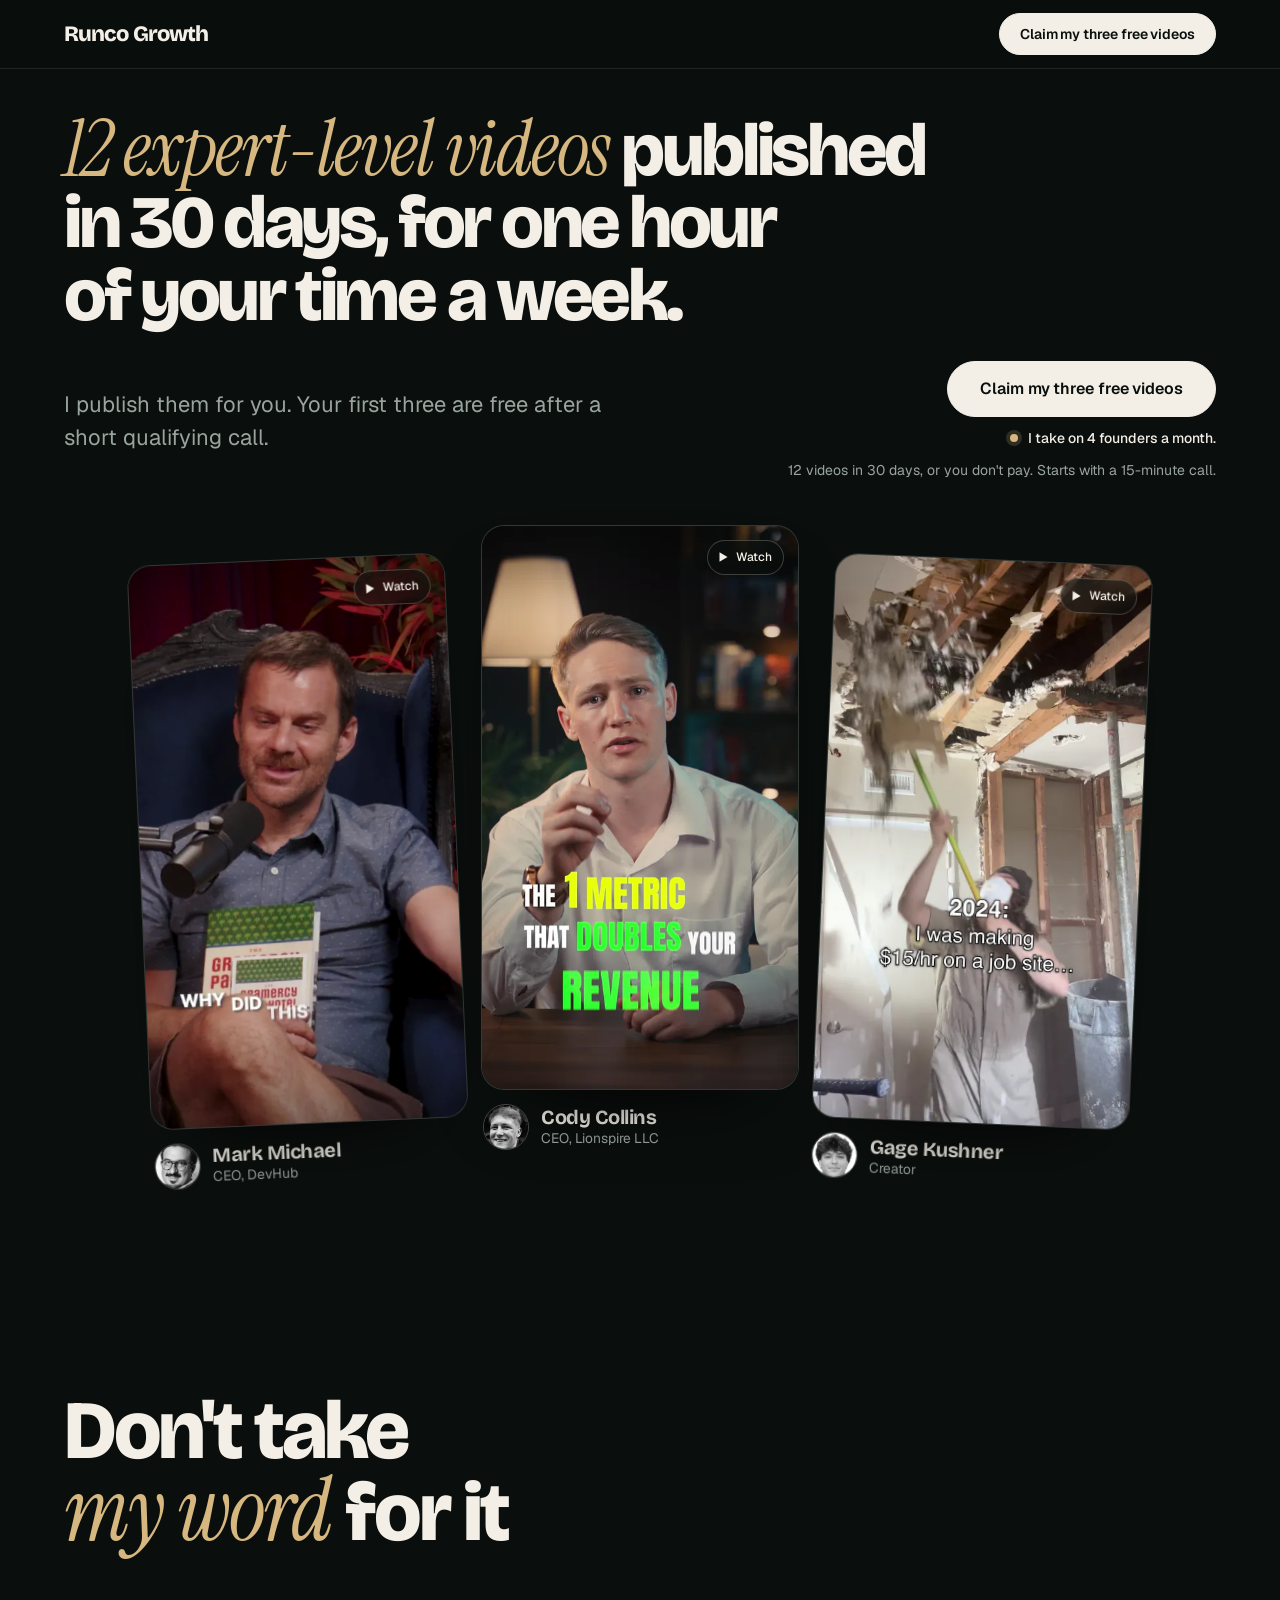
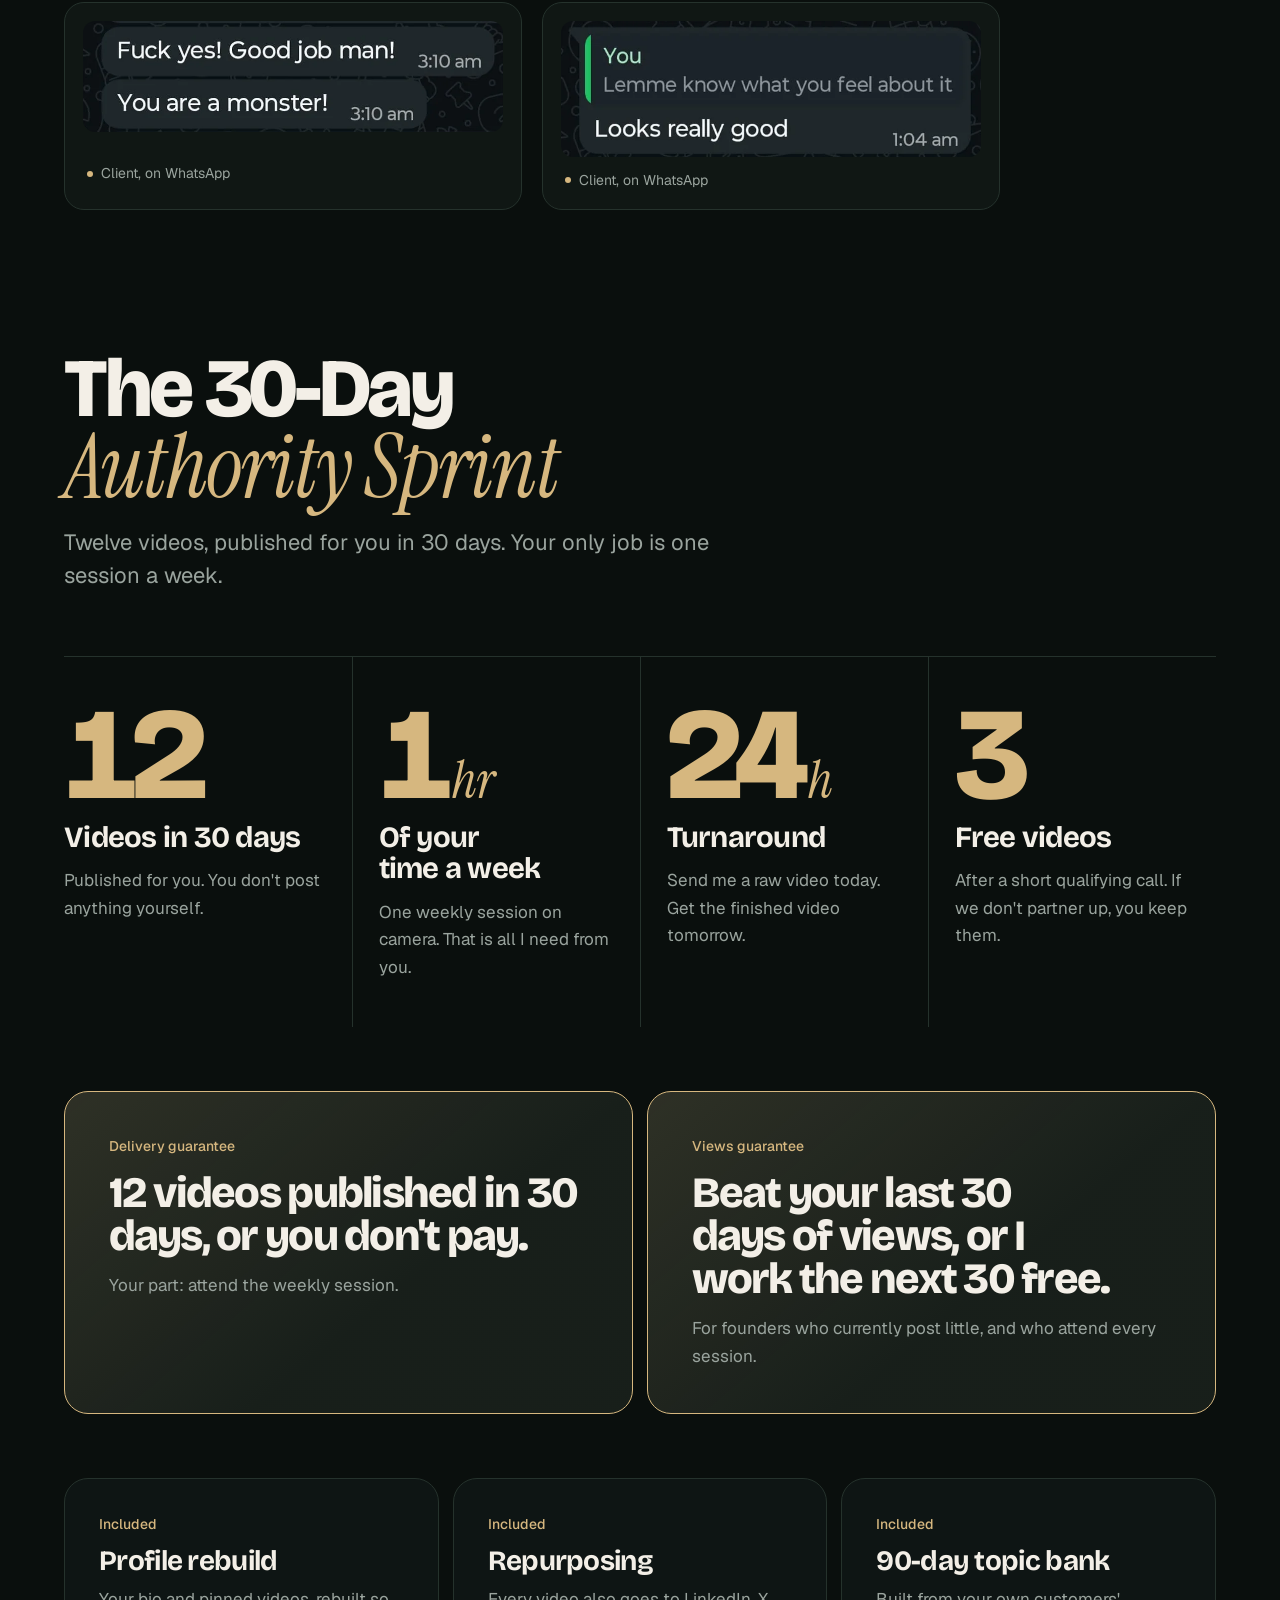
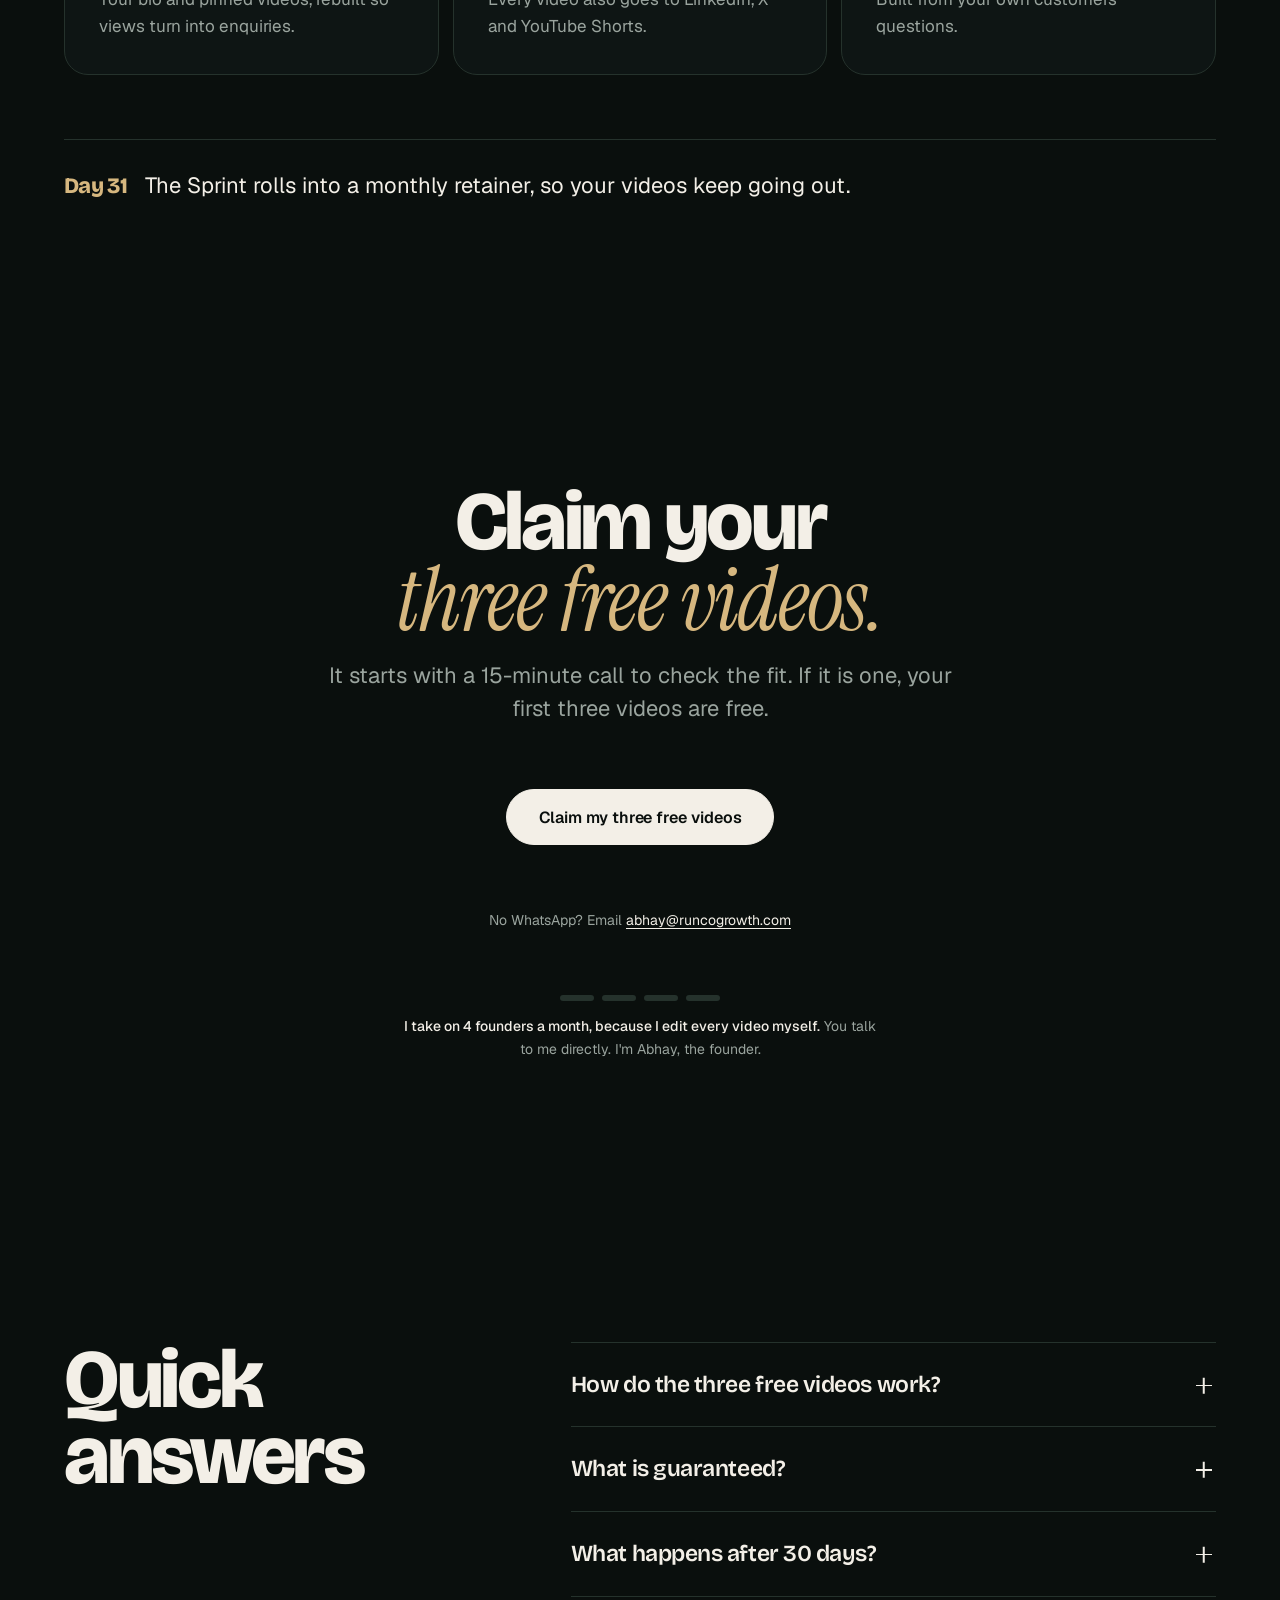
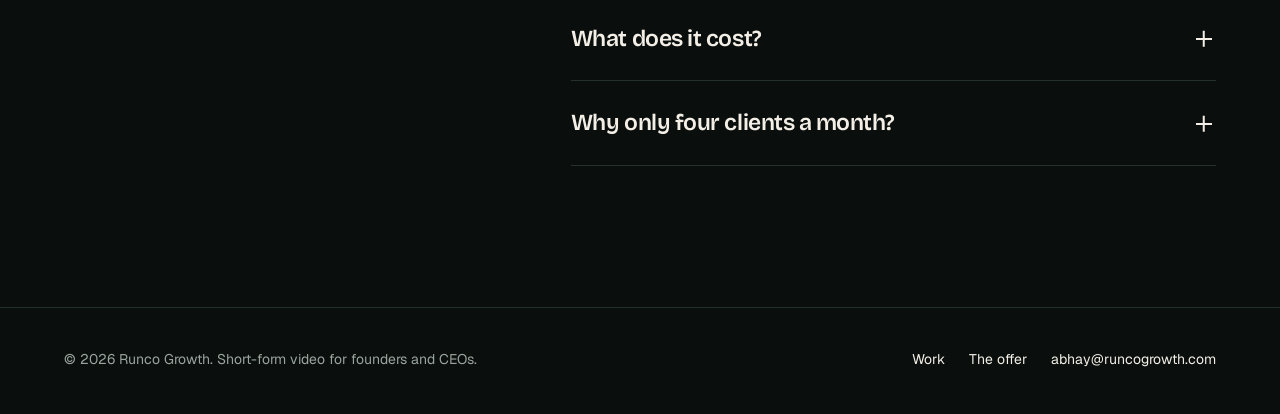
<file: index.html>
<!DOCTYPE html>
<html lang="en">
<head>
<meta charset="utf-8">
<meta name="viewport" content="width=device-width, initial-scale=1">
<title>Runco Growth | Short-form video agency for founders and CEOs</title>
<meta name="description" content="12 expert-level videos published in 30 days, for one hour of your time a week. Short-form video for founders and CEOs, with a delivery guarantee.">
<link rel="canonical" href="https://runcogrowth.com/">
<meta name="robots" content="index, follow, max-image-preview:large, max-video-preview:-1">
<meta name="theme-color" content="#0a0f0d">
<meta property="og:type" content="website">
<meta property="og:site_name" content="Runco Growth">
<meta property="og:title" content="12 expert-level videos published in 30 days">
<meta property="og:description" content="12 expert-level videos published in 30 days, for one hour of your time a week. Short-form video for founders and CEOs, with a delivery guarantee.">
<meta property="og:url" content="https://runcogrowth.com/">
<meta property="og:image" content="https://runcogrowth.com/assets/og.jpg">
<meta property="og:image:width" content="1200">
<meta property="og:image:height" content="630">
<meta name="twitter:card" content="summary_large_image">
<meta name="twitter:title" content="12 expert-level videos published in 30 days">
<meta name="twitter:description" content="12 expert-level videos published in 30 days, for one hour of your time a week. Short-form video for founders and CEOs, with a delivery guarantee.">
<meta name="twitter:image" content="https://runcogrowth.com/assets/og.jpg">
<link rel="icon" href="favicon.ico" sizes="48x48">
<link rel="icon" href="favicon.svg" type="image/svg+xml">
<link rel="apple-touch-icon" href="apple-touch-icon.png">
<link rel="manifest" href="site.webmanifest">
<link rel="preload" href="assets/bricolage.woff2" as="font" type="font/woff2" crossorigin>
<link rel="preload" href="assets/geist.woff2" as="font" type="font/woff2" crossorigin>
<link rel="stylesheet" href="assets/styles.css">
<script type="application/ld+json">
{
 "@context": "https://schema.org",
 "@graph": [
  {
   "@type": [
    "Organization",
    "ProfessionalService"
   ],
   "@id": "https://runcogrowth.com/#org",
   "name": "Runco Growth",
   "url": "https://runcogrowth.com/",
   "email": "abhay@runcogrowth.com",
   "logo": "https://runcogrowth.com/icon-512.png",
   "image": "https://runcogrowth.com/assets/og.jpg",
   "description": "Short-form video for founders and CEOs: 12 expert-level videos published in 30 days, for one hour of your time a week. 12 videos in 30 days or you don't pay.",
   "founder": {
    "@id": "https://runcogrowth.com/#founder"
   },
   "areaServed": "Worldwide",
   "sameAs": [
    "https://www.instagram.com/advertabhay/",
    "https://x.com/advertabhay"
   ],
   "contactPoint": {
    "@type": "ContactPoint",
    "contactType": "sales",
    "telephone": "+917023812488",
    "email": "abhay@runcogrowth.com",
    "availableLanguage": "English"
   },
   "knowsAbout": [
    "Short-form video",
    "Personal branding for founders",
    "Organic content marketing",
    "Video editing",
    "Video scripting"
   ],
   "makesOffer": {
    "@id": "https://runcogrowth.com/#sprint"
   }
  },
  {
   "@type": "Person",
   "@id": "https://runcogrowth.com/#founder",
   "name": "Abhay",
   "jobTitle": "Founder",
   "worksFor": {
    "@id": "https://runcogrowth.com/#org"
   },
   "sameAs": [
    "https://www.instagram.com/advertabhay/",
    "https://x.com/advertabhay"
   ]
  },
  {
   "@type": "WebSite",
   "@id": "https://runcogrowth.com/#site",
   "url": "https://runcogrowth.com/",
   "name": "Runco Growth",
   "publisher": {
    "@id": "https://runcogrowth.com/#org"
   },
   "inLanguage": "en"
  },
  {
   "@type": "Offer",
   "@id": "https://runcogrowth.com/#sprint",
   "name": "The 30-Day Authority Sprint",
   "description": "12 expert-level short-form videos published in 30 days, for one hour of the client's time a week. Includes a profile rebuild and repurposing to LinkedIn, X and YouTube Shorts. The first three videos are free after a short qualifying call.",
   "url": "https://runcogrowth.com/#offer",
   "itemOffered": {
    "@type": "Service",
    "name": "Short-form video content for founders and CEOs",
    "serviceType": "Organic content marketing",
    "provider": {
     "@id": "https://runcogrowth.com/#org"
    }
   }
  },
  {
   "@type": "VideoObject",
   "name": "Mark Michael: video edited by Runco Growth",
   "description": "Podcast clip edited for Mark Michael, CEO of DevHub",
   "thumbnailUrl": "https://runcogrowth.com/media/mark-michael-video-poster.webp",
   "contentUrl": "https://runcogrowth.com/media/mark-michael-video.mp4",
   "uploadDate": "2026-11-11T00:00:00+05:30",
   "duration": "PT38S",
   "publisher": {
    "@id": "https://runcogrowth.com/#org"
   }
  },
  {
   "@type": "VideoObject",
   "name": "Cody Collins: video edited by Runco Growth",
   "description": "Short-form video edited for Cody Collins, CEO of Lionspire LLC",
   "thumbnailUrl": "https://runcogrowth.com/media/cody-collins-video-poster.webp",
   "contentUrl": "https://runcogrowth.com/media/cody-collins-video.mp4",
   "uploadDate": "2026-11-11T00:00:00+05:30",
   "duration": "PT25S",
   "publisher": {
    "@id": "https://runcogrowth.com/#org"
   }
  },
  {
   "@type": "VideoObject",
   "name": "Gage Kushner: video edited by Runco Growth",
   "description": "Short-form video edited for creator Gage Kushner",
   "thumbnailUrl": "https://runcogrowth.com/media/gage-kushner-video-poster.webp",
   "contentUrl": "https://runcogrowth.com/media/gage-kushner-video.mp4",
   "uploadDate": "2026-11-11T00:00:00+05:30",
   "duration": "PT30S",
   "publisher": {
    "@id": "https://runcogrowth.com/#org"
   }
  },
  {
   "@type": "FAQPage",
   "@id": "https://runcogrowth.com/#faq",
   "mainEntity": [
    {
     "@type": "Question",
     "name": "How do the three free videos work?",
     "acceptedAnswer": {
      "@type": "Answer",
      "text": "We start with a 15-minute call. If it's a fit, I make your first three videos for free. If we don't partner up after that, you keep them."
     }
    },
    {
     "@type": "Question",
     "name": "What is guaranteed?",
     "acceptedAnswer": {
      "@type": "Answer",
      "text": "Two things. Delivery: 12 videos published in 30 days, or you don't pay. Views: your Sprint beats your last 30 days of views, or I work the next 30 days free. The views guarantee is for founders who currently post little, and you need to attend every weekly session."
     }
    },
    {
     "@type": "Question",
     "name": "What happens after 30 days?",
     "acceptedAnswer": {
      "@type": "Answer",
      "text": "On day 31 the Sprint rolls into a monthly retainer, so your videos keep going out without a gap."
     }
    },
    {
     "@type": "Question",
     "name": "What does it cost?",
     "acceptedAnswer": {
      "@type": "Answer",
      "text": "The three free videos cost nothing. You get a clear price for the Sprint before you commit to anything."
     }
    },
    {
     "@type": "Question",
     "name": "Why only four clients a month?",
     "acceptedAnswer": {
      "@type": "Answer",
      "text": "Because I edit every video myself, and four is what I can do properly. When the places are gone, the next start is the following month."
     }
    }
   ]
  }
 ]
}
</script>
</head>
<body>
<a class="skip" href="#main">Skip to content</a>
<div class="progress" aria-hidden="true"></div>

<header class="site-head">
  <div class="wrap">
    <a class="brand" href="./" aria-label="Runco Growth home">Runco Growth</a>
    <a class="btn btn-sm" data-cta="primary" href="https://wa.me/917023812488?text=Hi%20Abhay%2C%20I%27d%20like%20to%20claim%20my%20three%20free%20videos.%20My%20business%20is%3A%20">Claim my three free videos</a>
  </div>
</header>

<main id="main">

  <!-- Hero: the promise, then the proof -->
  <section class="hero" id="top">
    <div class="wrap hero-grid">
      <div class="hero-copy">
        <h1><em><span class="w" style="--i:0">12</span> <span class="w" style="--i:1">expert-level</span> <span class="w" style="--i:2">videos</span></em> <span class="w" style="--i:3">published</span> <span class="w" style="--i:4">in</span> <span class="w" style="--i:5">30</span> <span class="w" style="--i:6">days,</span> <span class="w" style="--i:7">for</span> <span class="w" style="--i:8">one</span> <span class="w" style="--i:9">hour</span> <span class="w" style="--i:10">of</span> <span class="w" style="--i:11">your</span> <span class="w" style="--i:12">time</span> <span class="w" style="--i:13">a</span> <span class="w" style="--i:14">week.</span></h1>
        <div class="hero-side">
          <p class="descriptor">Short-form video for founders and CEOs</p>
          <p class="lede">I publish them for you. Your first three are free after a short qualifying call.</p>
          <div class="hero-act">
            <div class="cta-row" id="hero-cta">
              <a class="btn" data-cta="primary" href="https://wa.me/917023812488?text=Hi%20Abhay%2C%20I%27d%20like%20to%20claim%20my%20three%20free%20videos.%20My%20business%20is%3A%20">Claim my three free videos</a>
            </div>
            <p class="spots"><span data-spots>I take on 4 founders a month.</span></p>
            <p class="cta-note">12 videos in 30 days, or you don't pay. Starts with a 15-minute call.</p>
          </div>
        </div>
      </div>

      <div class="work" id="work">
        <div class="reels-scroller">
          <div class="reels" id="reels">
            <button class="reel" style="--n:0" type="button" data-full="media/mark-michael-video.mp4" data-title="Mark Michael" aria-label="Play video with sound: Mark Michael">
              <span class="reel-frame">
                <video muted loop playsinline preload="none" poster="media/mark-michael-video-poster.webp" src="media/mark-michael-video-loop.mp4" aria-hidden="true" tabindex="-1"></video>
                <span class="reel-play"><svg viewBox="0 0 12 12" aria-hidden="true"><path d="M2.5 1.2v9.6L10.5 6z" fill="currentColor"/></svg>Watch</span>
              </span>
              <span class="reel-meta"><img src="media/mark-michael-avatar.webp" alt="" width="52" height="52" loading="lazy"><b>Mark Michael</b><span>CEO, DevHub</span></span>
            </button>
            <button class="reel" style="--n:1" type="button" data-full="media/cody-collins-video.mp4" data-title="Cody Collins" aria-label="Play video with sound: Cody Collins">
              <span class="reel-frame">
                <video muted loop playsinline preload="none" poster="media/cody-collins-video-poster.webp" src="media/cody-collins-video-loop.mp4" aria-hidden="true" tabindex="-1"></video>
                <span class="reel-play"><svg viewBox="0 0 12 12" aria-hidden="true"><path d="M2.5 1.2v9.6L10.5 6z" fill="currentColor"/></svg>Watch</span>
              </span>
              <span class="reel-meta"><img src="media/cody-collins-avatar.webp" alt="" width="52" height="52" loading="lazy"><b>Cody Collins</b><span>CEO, Lionspire LLC</span></span>
            </button>
            <button class="reel" style="--n:2" type="button" data-full="media/gage-kushner-video.mp4" data-title="Gage Kushner" aria-label="Play video with sound: Gage Kushner">
              <span class="reel-frame">
                <video muted loop playsinline preload="none" poster="media/gage-kushner-video-poster.webp" src="media/gage-kushner-video-loop.mp4" aria-hidden="true" tabindex="-1"></video>
                <span class="reel-play"><svg viewBox="0 0 12 12" aria-hidden="true"><path d="M2.5 1.2v9.6L10.5 6z" fill="currentColor"/></svg>Watch</span>
              </span>
              <span class="reel-meta"><img src="media/gage-kushner-avatar.webp" alt="" width="52" height="52" loading="lazy"><b>Gage Kushner</b><span>Creator</span></span>
            </button>
          </div>
        </div>
        <p class="swipe-hint">Swipe for more. Tap a video to watch with sound.</p>
      </div>
    </div>
  </section>


  <!-- What people said -->
  <section class="band feedback" id="feedback">
    <div class="wrap">
      <div class="head reveal">
        <h2>Don't take <em>my word</em> for it</h2>
      </div>
    </div>
    <div class="wrap">
      <ul class="shots reveal">
          <li class="shot"><img src="media/feedback-whatsapp-2.webp" alt="WhatsApp messages from a client: Good job man! You are a monster!" width="833" height="220" loading="lazy"><span>Client, on WhatsApp</span></li>
          <li class="shot"><img src="media/feedback-whatsapp-1.webp" alt="WhatsApp message from a client: Looks really good" width="681" height="220" loading="lazy"><span>Client, on WhatsApp</span></li>
      </ul>
    </div>
  </section>

  <!-- The offer -->
  <section class="band" id="offer">
    <div class="wrap stack">
      <div class="head reveal">
        <h2>The 30-Day <em>Authority Sprint</em></h2>
        <p class="lede">Twelve videos, published for you in 30 days. Your only job is one session a week.</p>
      </div>
      <div class="numbers numbers-4">
        <div class="number reveal">
          <p class="number-fig"><span data-count="12">12</span></p>
          <h3>Videos in 30 days</h3>
          <p>Published for you. You don't post anything yourself.</p>
        </div>
        <div class="number reveal">
          <p class="number-fig"><span data-count="1">1</span><small>hr</small></p>
          <h3>Of your time a week</h3>
          <p>One weekly session on camera. That is all I need from you.</p>
        </div>
        <div class="number reveal">
          <p class="number-fig"><span data-count="24">24</span><small>h</small></p>
          <h3>Turnaround</h3>
          <p>Send me a raw video today. Get the finished video tomorrow.</p>
        </div>
        <div class="number reveal">
          <p class="number-fig"><span data-count="3">3</span></p>
          <h3>Free videos</h3>
          <p>After a short qualifying call. If we don't partner up, you keep them.</p>
        </div>
      </div>
      <div class="promise">
        <div class="promise-main reveal">
          <p class="tag">Delivery guarantee</p>
          <p class="promise-line">12 videos published in 30 days, or you don't pay.</p>
          <p class="muted">Your part: attend the weekly session.</p>
        </div>
        <div class="promise-main reveal">
          <p class="tag">Views guarantee</p>
          <p class="promise-line">Beat your last 30 days of views, or I work the next 30 free.</p>
          <p class="muted">For founders who currently post little, and who attend every session.</p>
        </div>
      </div>
      <div class="included">
        <div class="reveal">
          <p class="tag">Included</p>
          <h3>Profile rebuild</h3>
          <p>Your bio and pinned videos, rebuilt so views turn into enquiries.</p>
        </div>
        <div class="reveal">
          <p class="tag">Included</p>
          <h3>Repurposing</h3>
          <p>Every video also goes to LinkedIn, X and YouTube Shorts.</p>
        </div>
        <div class="reveal">
          <p class="tag">Included</p>
          <h3>90-day topic bank</h3>
          <p>Built from your own customers' questions.</p>
        </div>
      </div>
      <p class="day31 reveal"><b>Day 31</b><span>The Sprint rolls into a monthly retainer, so your videos keep going out.</span></p>
    </div>
  </section>

  <!-- Contact -->
  <section class="band contact" id="contact">
    <div class="wrap stack center">
      <div class="head center reveal">
        <h2>Claim your <em>three free videos.</em></h2>
        <p class="lede">It starts with a 15-minute call to check the fit. If it is one, your first three videos are free.</p>
      </div>
      <div class="cta-row cta-center reveal">
        <a class="btn" data-cta="primary" href="https://wa.me/917023812488?text=Hi%20Abhay%2C%20I%27d%20like%20to%20claim%20my%20three%20free%20videos.%20My%20business%20is%3A%20">Claim my three free videos</a>
      </div>
      <p class="alt-contact reveal">No WhatsApp? Email <a href="mailto:abhay@runcogrowth.com?subject=Three%20free%20videos">abhay@runcogrowth.com</a></p>
      <div class="cap reveal">
        <span class="cap-dots" data-spots-dots aria-hidden="true"><i></i><i></i><i></i><i></i></span>
        <p><span data-spots="long">I take on 4 founders a month, because I edit every video myself.</span> You talk to me directly. I'm Abhay, the founder.</p>
      </div>
    </div>
  </section>

  <!-- Questions -->
  <section class="band" id="faq">
    <div class="wrap faq-grid">
      <h2 class="reveal">Quick answers</h2>
      <div class="faq reveal">
          <details>
            <summary>How do the three free videos work?</summary>
            <p>We start with a 15-minute call. If it&#x27;s a fit, I make your first three videos for free. If we don&#x27;t partner up after that, you keep them.</p>
          </details>
          <details>
            <summary>What is guaranteed?</summary>
            <p>Two things. Delivery: 12 videos published in 30 days, or you don&#x27;t pay. Views: your Sprint beats your last 30 days of views, or I work the next 30 days free. The views guarantee is for founders who currently post little, and you need to attend every weekly session.</p>
          </details>
          <details>
            <summary>What happens after 30 days?</summary>
            <p>On day 31 the Sprint rolls into a monthly retainer, so your videos keep going out without a gap.</p>
          </details>
          <details>
            <summary>What does it cost?</summary>
            <p>The three free videos cost nothing. You get a clear price for the Sprint before you commit to anything.</p>
          </details>
          <details>
            <summary>Why only four clients a month?</summary>
            <p>Because I edit every video myself, and four is what I can do properly. When the places are gone, the next start is the following month.</p>
          </details>
      </div>
    </div>
  </section>

</main>

<footer class="site-foot">
  <div class="wrap">
    <p>© 2026 Runco Growth. Short-form video for founders and CEOs.</p>
    <nav class="foot-links" aria-label="Footer">
      <a href="#work">Work</a>
      <a href="#offer">The offer</a>
      <a href="mailto:abhay@runcogrowth.com">abhay@runcogrowth.com</a>
    </nav>
  </div>
</footer>

<div class="dock" id="dock">
  <a class="btn" data-cta="primary" href="https://wa.me/917023812488?text=Hi%20Abhay%2C%20I%27d%20like%20to%20claim%20my%20three%20free%20videos.%20My%20business%20is%3A%20">Claim my three free videos</a>
</div>

<dialog class="player" id="player" aria-label="Video player">
  <div class="player-box"><video id="player-video" controls playsinline></video></div>
  <button class="player-close" type="button" id="player-close" aria-label="Close video"><svg viewBox="0 0 24 24" fill="none" stroke="currentColor" stroke-width="2" stroke-linecap="round" aria-hidden="true"><path d="M5 5l14 14M19 5L5 19"/></svg></button>
</dialog>

<script src="assets/site.js" defer></script>
</body>
</html>
</file>
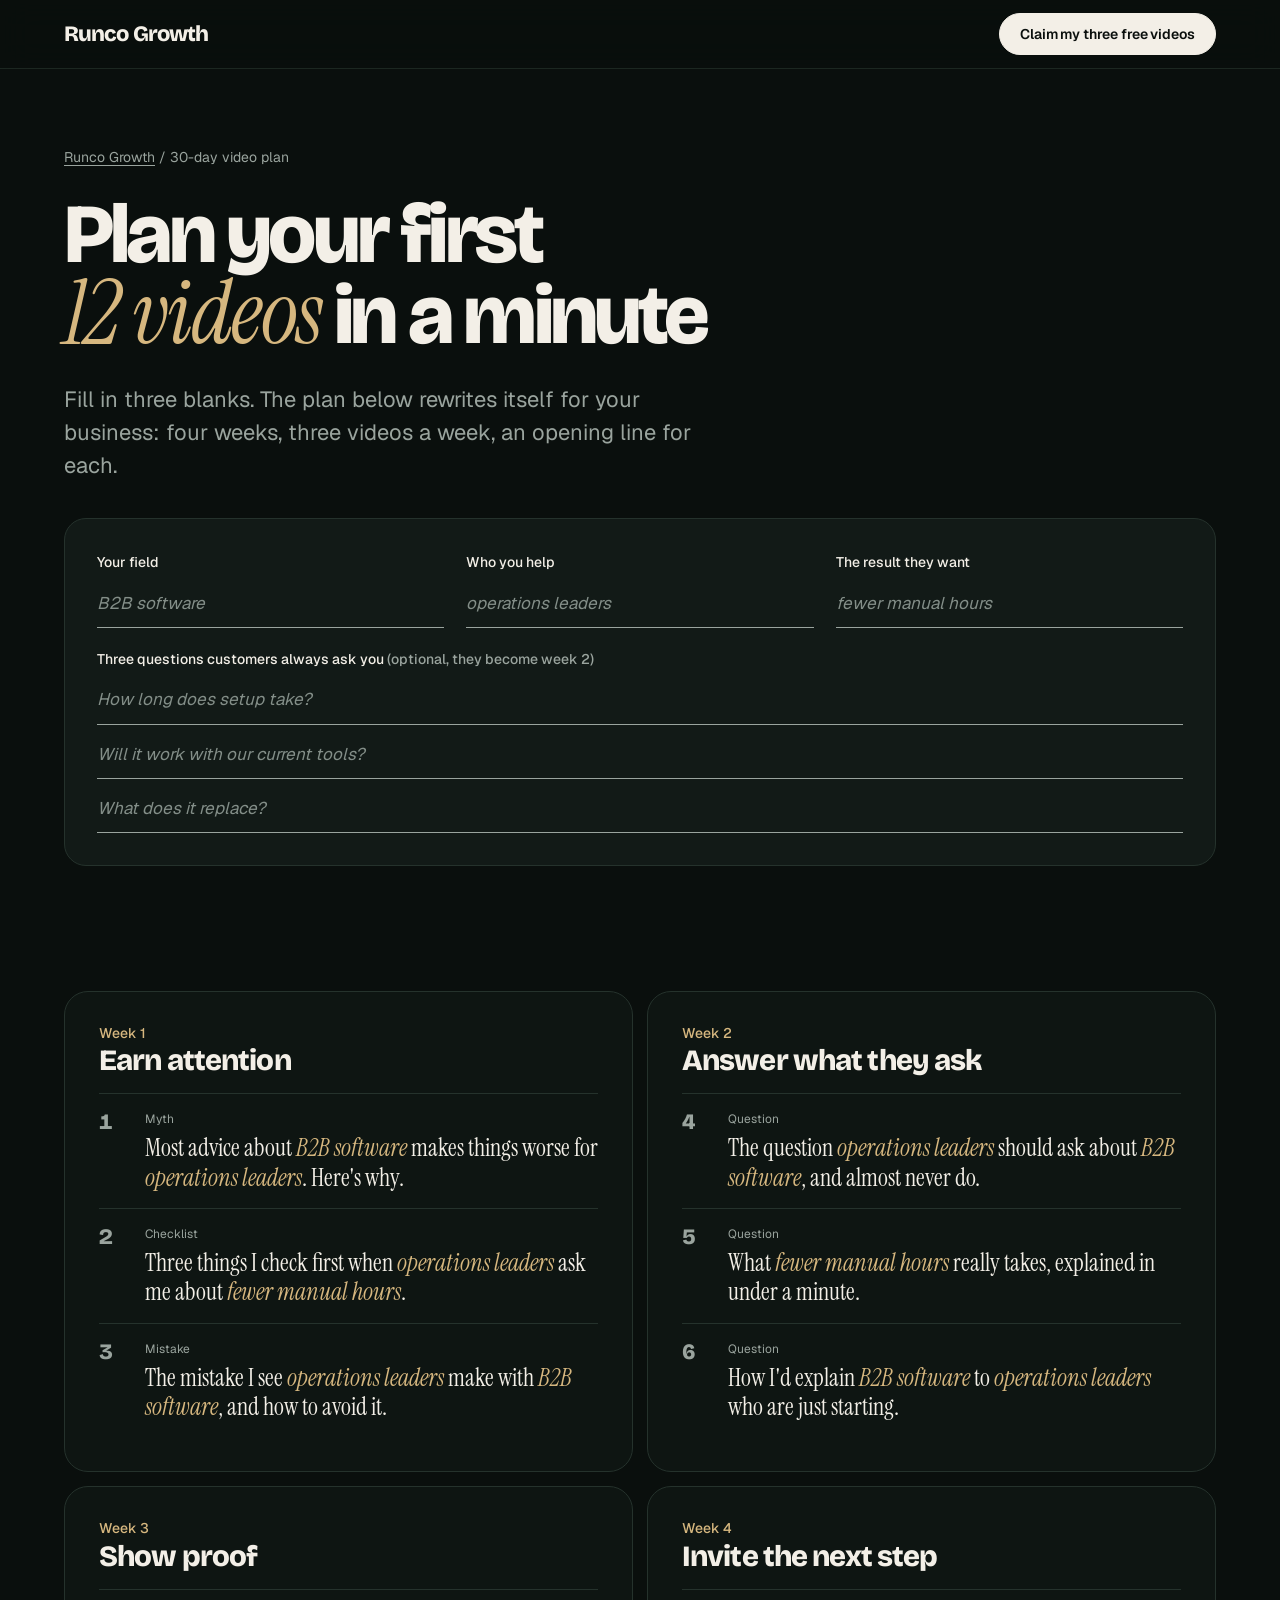
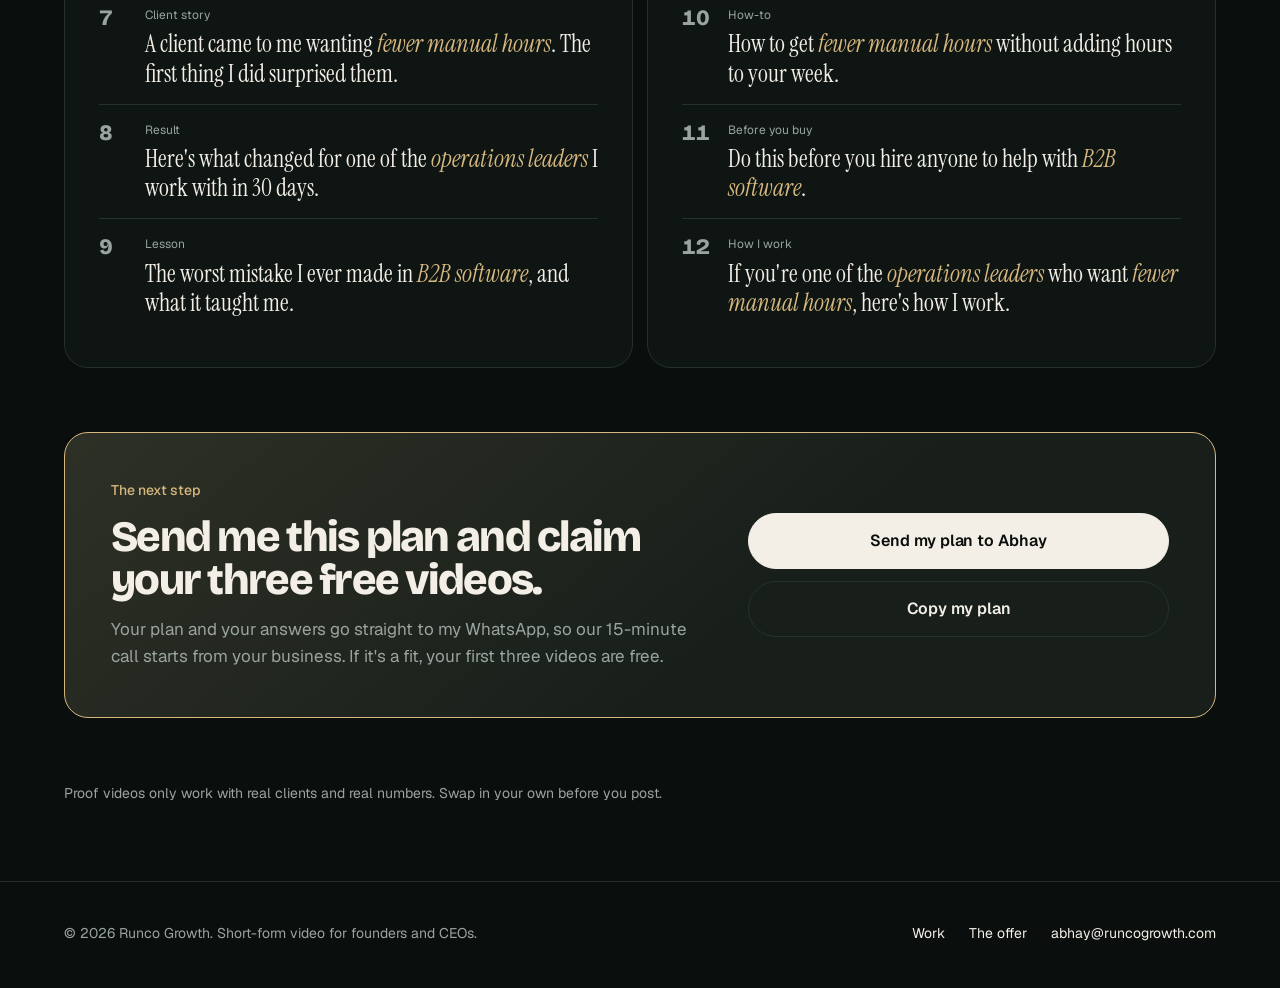
<file: 30-day-video-plan.html>
<!DOCTYPE html>
<html lang="en">
<head>
<meta charset="utf-8">
<meta name="viewport" content="width=device-width, initial-scale=1">
<title>30-day video content plan for founders | Runco Growth</title>
<meta name="description" content="Free planner for founders and CEOs. Enter who you help and get 12 short-form video ideas across four weeks, each with an opening line written for you.">
<link rel="canonical" href="https://runcogrowth.com/30-day-video-plan.html">
<meta name="robots" content="index, follow, max-image-preview:large, max-video-preview:-1">
<meta name="theme-color" content="#0a0f0d">
<meta property="og:type" content="website">
<meta property="og:site_name" content="Runco Growth">
<meta property="og:title" content="Plan your first 12 videos in a minute">
<meta property="og:description" content="Free planner for founders and CEOs. Enter who you help and get 12 short-form video ideas across four weeks, each with an opening line written for you.">
<meta property="og:url" content="https://runcogrowth.com/30-day-video-plan.html">
<meta property="og:image" content="https://runcogrowth.com/assets/og.jpg">
<meta property="og:image:width" content="1200">
<meta property="og:image:height" content="630">
<meta name="twitter:card" content="summary_large_image">
<meta name="twitter:title" content="Plan your first 12 videos in a minute">
<meta name="twitter:description" content="Free planner for founders and CEOs. Enter who you help and get 12 short-form video ideas across four weeks, each with an opening line written for you.">
<meta name="twitter:image" content="https://runcogrowth.com/assets/og.jpg">
<link rel="icon" href="favicon.ico" sizes="48x48">
<link rel="icon" href="favicon.svg" type="image/svg+xml">
<link rel="apple-touch-icon" href="apple-touch-icon.png">
<link rel="manifest" href="site.webmanifest">
<link rel="preload" href="assets/bricolage.woff2" as="font" type="font/woff2" crossorigin>
<link rel="preload" href="assets/geist.woff2" as="font" type="font/woff2" crossorigin>
<link rel="stylesheet" href="assets/styles.css">
<script type="application/ld+json">
{
 "@context": "https://schema.org",
 "@graph": [
  {
   "@type": "WebPage",
   "@id": "https://runcogrowth.com/30-day-video-plan.html",
   "url": "https://runcogrowth.com/30-day-video-plan.html",
   "name": "30-day video content plan for founders",
   "description": "A free planner for founders and CEOs: enter who you help and get twelve short-form video ideas across four weeks, each with an opening line.",
   "isPartOf": {
    "@id": "https://runcogrowth.com/#site"
   },
   "publisher": {
    "@type": "Organization",
    "@id": "https://runcogrowth.com/#org",
    "name": "Runco Growth",
    "url": "https://runcogrowth.com/"
   }
  },
  {
   "@type": "BreadcrumbList",
   "itemListElement": [
    {
     "@type": "ListItem",
     "position": 1,
     "name": "Runco Growth",
     "item": "https://runcogrowth.com/"
    },
    {
     "@type": "ListItem",
     "position": 2,
     "name": "30-day video plan",
     "item": "https://runcogrowth.com/30-day-video-plan.html"
    }
   ]
  }
 ]
}
</script>
</head>
<body>
<a class="skip" href="#main">Skip to content</a>
<div class="progress" aria-hidden="true"></div>

<header class="site-head">
  <div class="wrap">
    <a class="brand" href="./" aria-label="Runco Growth home">Runco Growth</a>
    <a class="btn btn-sm" data-cta="primary" data-msg="Hi Abhay, I built a 30-day video plan on your site and I&#x27;d like to claim my three free videos. My business is: " href="https://wa.me/917023812488?text=Hi%20Abhay%2C%20I%27d%20like%20to%20claim%20my%20three%20free%20videos.%20My%20business%20is%3A%20">Claim my three free videos</a>
  </div>
</header>

<main id="main">
  <section class="page-hero">
    <div class="wrap">
      <p class="crumbs"><a href="./">Runco Growth</a> / 30-day video plan</p>
      <h1>Plan your first <em>12 videos</em> in a minute</h1>
      <p class="lede">Fill in three blanks. The plan below rewrites itself for your business: four weeks, three videos a week, an opening line for each.</p>
      <form class="fill" id="plan-form" onsubmit="return false" aria-label="About your business" novalidate>
        <div class="field"><label for="plan-topic">Your field</label><input id="plan-topic" name="topic" type="text" placeholder="B2B software" autocomplete="off" maxlength="60"></div>
        <div class="field"><label for="plan-audience">Who you help</label><input id="plan-audience" name="audience" type="text" placeholder="operations leaders" autocomplete="off" maxlength="60"></div>
        <div class="field"><label for="plan-result">The result they want</label><input id="plan-result" name="result" type="text" placeholder="fewer manual hours" autocomplete="off" maxlength="60"></div>
        <div class="field field-wide"><label for="plan-q1">Three questions customers always ask you <span class="muted">(optional, they become week 2)</span></label>
          <input id="plan-q1" name="q1" type="text" placeholder="How long does setup take?" autocomplete="off" maxlength="110" aria-label="Customer question 1">
          <input id="plan-q2" name="q2" type="text" placeholder="Will it work with our current tools?" autocomplete="off" maxlength="110" aria-label="Customer question 2">
          <input id="plan-q3" name="q3" type="text" placeholder="What does it replace?" autocomplete="off" maxlength="110" aria-label="Customer question 3">
        </div>
      </form>
    </div>
  </section>

  <section class="band-tight">
    <div class="wrap stack">
      <div class="plan" id="plan">
        <section class="plan-week" aria-labelledby="plan-w1">
          <h2 id="plan-w1"><span>Week 1</span>Earn attention</h2>
          <ol class="plan-list" start="1">
            <li class="plan-item"><span class="plan-n">1</span><div><span class="plan-kind">Myth</span><p data-template="Most advice about {topic} makes things worse for {audience}. Here&#x27;s why.">Most advice about <span class="blank">B2B software</span> makes things worse for <span class="blank">operations leaders</span>. Here&#x27;s why.</p></div></li>
            <li class="plan-item"><span class="plan-n">2</span><div><span class="plan-kind">Checklist</span><p data-template="Three things I check first when {audience} ask me about {result}.">Three things I check first when <span class="blank">operations leaders</span> ask me about <span class="blank">fewer manual hours</span>.</p></div></li>
            <li class="plan-item"><span class="plan-n">3</span><div><span class="plan-kind">Mistake</span><p data-template="The mistake I see {audience} make with {topic}, and how to avoid it.">The mistake I see <span class="blank">operations leaders</span> make with <span class="blank">B2B software</span>, and how to avoid it.</p></div></li>
          </ol>
        </section>
        <section class="plan-week" aria-labelledby="plan-w2">
          <h2 id="plan-w2"><span>Week 2</span>Answer what they ask</h2>
          <ol class="plan-list" start="4">
            <li class="plan-item"><span class="plan-n">4</span><div><span class="plan-kind">Question</span><p data-template="The question {audience} should ask about {topic}, and almost never do." data-q="1">The question <span class="blank">operations leaders</span> should ask about <span class="blank">B2B software</span>, and almost never do.</p></div></li>
            <li class="plan-item"><span class="plan-n">5</span><div><span class="plan-kind">Question</span><p data-template="What {result} really takes, explained in under a minute." data-q="2">What <span class="blank">fewer manual hours</span> really takes, explained in under a minute.</p></div></li>
            <li class="plan-item"><span class="plan-n">6</span><div><span class="plan-kind">Question</span><p data-template="How I&#x27;d explain {topic} to {audience} who are just starting." data-q="3">How I&#x27;d explain <span class="blank">B2B software</span> to <span class="blank">operations leaders</span> who are just starting.</p></div></li>
          </ol>
        </section>
        <section class="plan-week" aria-labelledby="plan-w3">
          <h2 id="plan-w3"><span>Week 3</span>Show proof</h2>
          <ol class="plan-list" start="7">
            <li class="plan-item"><span class="plan-n">7</span><div><span class="plan-kind">Client story</span><p data-template="A client came to me wanting {result}. The first thing I did surprised them.">A client came to me wanting <span class="blank">fewer manual hours</span>. The first thing I did surprised them.</p></div></li>
            <li class="plan-item"><span class="plan-n">8</span><div><span class="plan-kind">Result</span><p data-template="Here&#x27;s what changed for one of the {audience} I work with in 30 days.">Here&#x27;s what changed for one of the <span class="blank">operations leaders</span> I work with in 30 days.</p></div></li>
            <li class="plan-item"><span class="plan-n">9</span><div><span class="plan-kind">Lesson</span><p data-template="The worst mistake I ever made in {topic}, and what it taught me.">The worst mistake I ever made in <span class="blank">B2B software</span>, and what it taught me.</p></div></li>
          </ol>
        </section>
        <section class="plan-week" aria-labelledby="plan-w4">
          <h2 id="plan-w4"><span>Week 4</span>Invite the next step</h2>
          <ol class="plan-list" start="10">
            <li class="plan-item"><span class="plan-n">10</span><div><span class="plan-kind">How-to</span><p data-template="How to get {result} without adding hours to your week.">How to get <span class="blank">fewer manual hours</span> without adding hours to your week.</p></div></li>
            <li class="plan-item"><span class="plan-n">11</span><div><span class="plan-kind">Before you buy</span><p data-template="Do this before you hire anyone to help with {topic}.">Do this before you hire anyone to help with <span class="blank">B2B software</span>.</p></div></li>
            <li class="plan-item"><span class="plan-n">12</span><div><span class="plan-kind">How I work</span><p data-template="If you&#x27;re one of the {audience} who want {result}, here&#x27;s how I work.">If you&#x27;re one of the <span class="blank">operations leaders</span> who want <span class="blank">fewer manual hours</span>, here&#x27;s how I work.</p></div></li>
          </ol>
        </section>
      </div>
      <div class="plan-send" id="plan-send">
        <div>
          <p class="tag">The next step</p>
          <p class="promise-line">Send me this plan and claim your three free videos.</p>
          <p class="muted">Your plan and your answers go straight to my WhatsApp, so our 15-minute call starts from your business. If it's a fit, your first three videos are free.</p>
        </div>
        <div class="plan-actions">
          <a class="btn" id="plan-go" data-cta="plan" href="https://wa.me/917023812488?text=Hi%20Abhay%2C%20I%27d%20like%20to%20claim%20my%20three%20free%20videos.%20My%20business%20is%3A%20">Send my plan to Abhay</a>
          <button class="btn btn-quiet" type="button" id="plan-copy">Copy my plan</button>
          <p class="plan-error" id="plan-error" role="alert" hidden></p>
        </div>
      </div>
      <p class="small muted">Proof videos only work with real clients and real numbers. Swap in your own before you post.</p>
    </div>
  </section>
</main>

<footer class="site-foot">
  <div class="wrap">
    <p>© 2026 Runco Growth. Short-form video for founders and CEOs.</p>
    <nav class="foot-links" aria-label="Footer">
      <a href="./#work">Work</a>
      <a href="./#offer">The offer</a>
      <a href="mailto:abhay@runcogrowth.com">abhay@runcogrowth.com</a>
    </nav>
  </div>
</footer>

<div class="dock" id="dock">
  <a class="btn" data-cta="primary" data-msg="Hi Abhay, I built a 30-day video plan on your site and I&#x27;d like to claim my three free videos. My business is: " href="https://wa.me/917023812488?text=Hi%20Abhay%2C%20I%27d%20like%20to%20claim%20my%20three%20free%20videos.%20My%20business%20is%3A%20">Claim my three free videos</a>
</div>

<dialog class="player" id="player" aria-label="Video player">
  <div class="player-box"><video id="player-video" controls playsinline></video></div>
  <button class="player-close" type="button" id="player-close" aria-label="Close video"><svg viewBox="0 0 24 24" fill="none" stroke="currentColor" stroke-width="2" stroke-linecap="round" aria-hidden="true"><path d="M5 5l14 14M19 5L5 19"/></svg></button>
</dialog>

<script src="assets/site.js" defer></script>
</body>
</html>
</file>
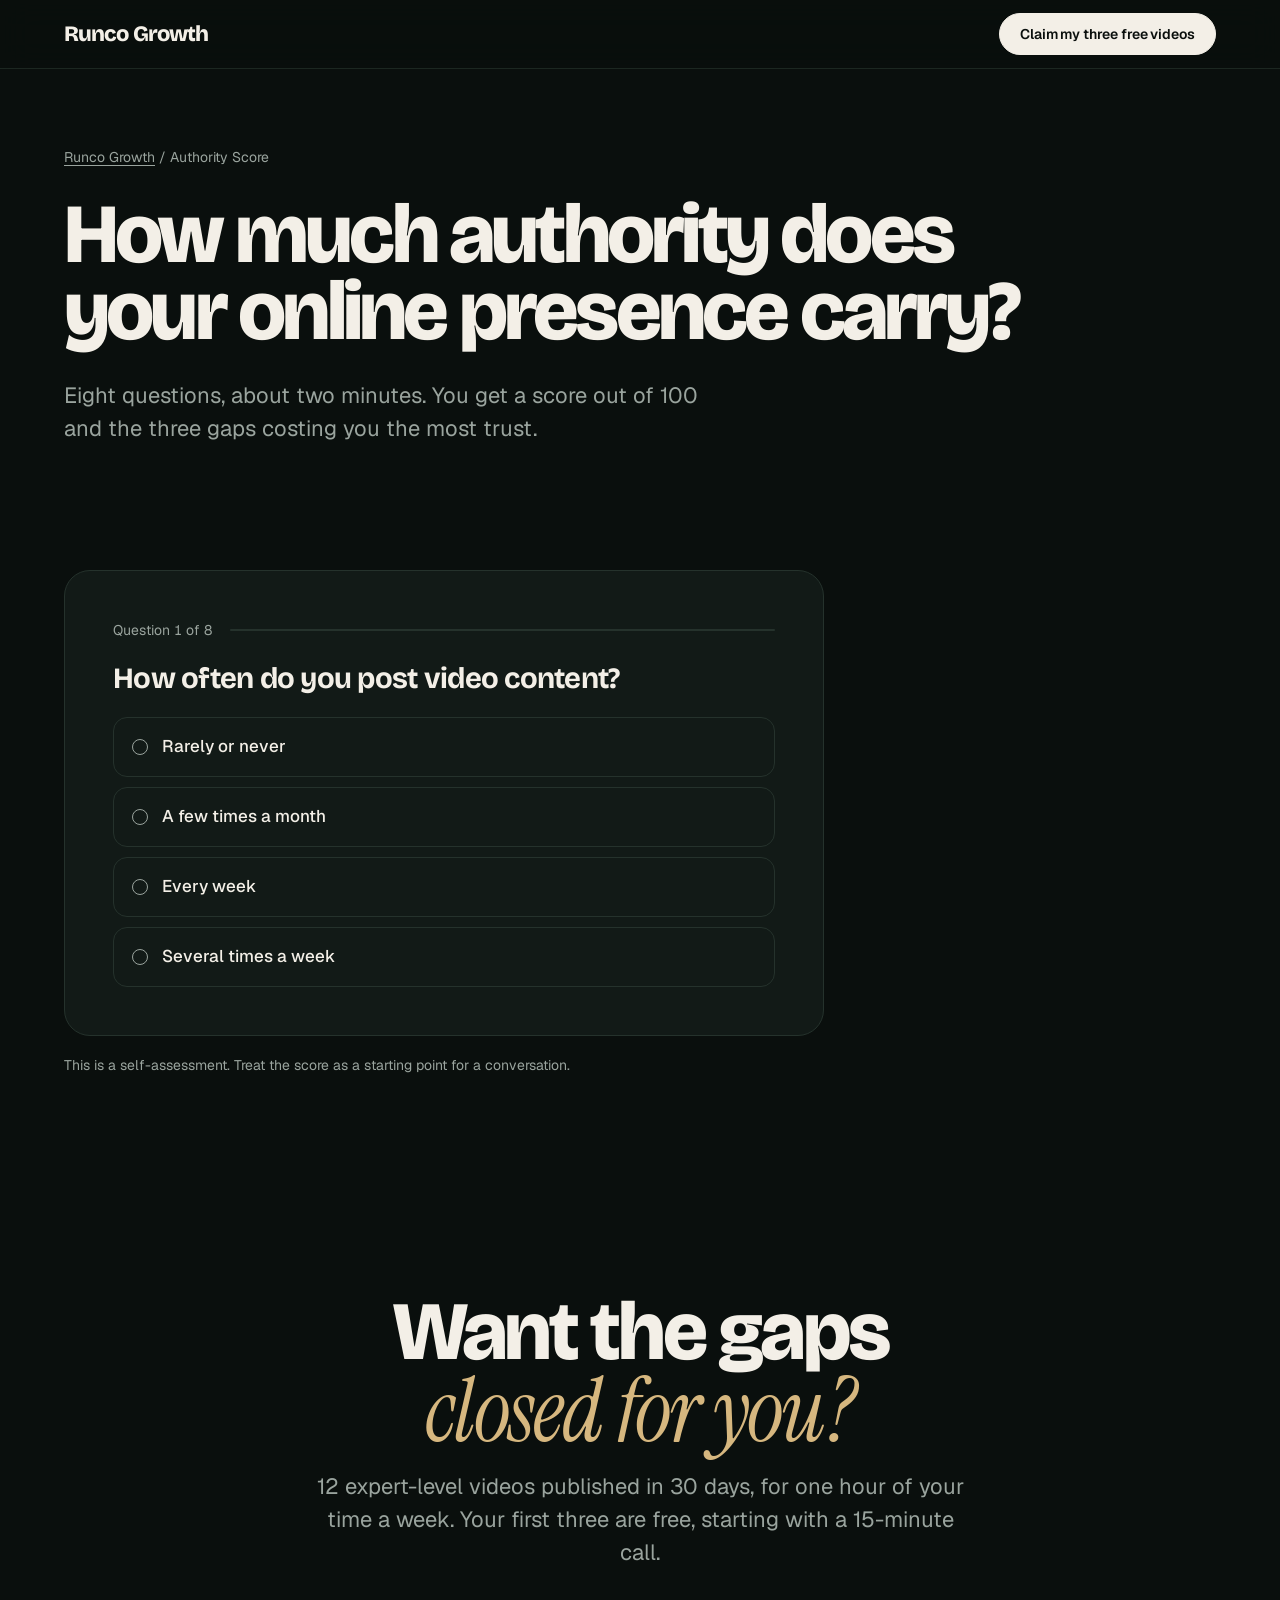
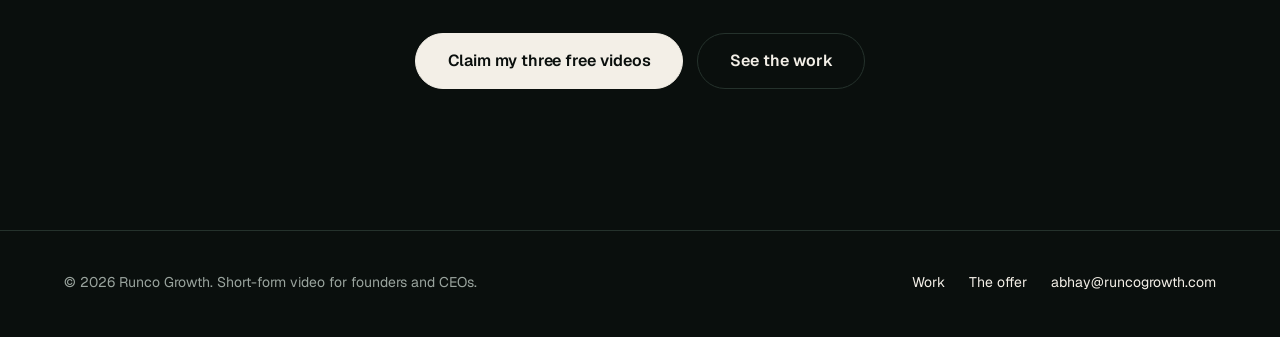
<file: authority-score.html>
<!DOCTYPE html>
<html lang="en">
<head>
<meta charset="utf-8">
<meta name="viewport" content="width=device-width, initial-scale=1">
<title>Authority Score: rate your online presence | Runco Growth</title>
<meta name="description" content="A free two-minute self-assessment for founders and CEOs. Get a score out of 100 and the three gaps costing you the most trust online.">
<link rel="canonical" href="https://runcogrowth.com/authority-score.html">
<meta name="robots" content="index, follow, max-image-preview:large, max-video-preview:-1">
<meta name="theme-color" content="#0a0f0d">
<meta property="og:type" content="website">
<meta property="og:site_name" content="Runco Growth">
<meta property="og:title" content="How much authority does your online presence carry?">
<meta property="og:description" content="A free two-minute self-assessment for founders and CEOs. Get a score out of 100 and the three gaps costing you the most trust online.">
<meta property="og:url" content="https://runcogrowth.com/authority-score.html">
<meta property="og:image" content="https://runcogrowth.com/assets/og.jpg">
<meta property="og:image:width" content="1200">
<meta property="og:image:height" content="630">
<meta name="twitter:card" content="summary_large_image">
<meta name="twitter:title" content="How much authority does your online presence carry?">
<meta name="twitter:description" content="A free two-minute self-assessment for founders and CEOs. Get a score out of 100 and the three gaps costing you the most trust online.">
<meta name="twitter:image" content="https://runcogrowth.com/assets/og.jpg">
<link rel="icon" href="favicon.ico" sizes="48x48">
<link rel="icon" href="favicon.svg" type="image/svg+xml">
<link rel="apple-touch-icon" href="apple-touch-icon.png">
<link rel="manifest" href="site.webmanifest">
<link rel="preload" href="assets/bricolage.woff2" as="font" type="font/woff2" crossorigin>
<link rel="preload" href="assets/geist.woff2" as="font" type="font/woff2" crossorigin>
<link rel="stylesheet" href="assets/styles.css">
<script type="application/ld+json">
{
 "@context": "https://schema.org",
 "@graph": [
  {
   "@type": "WebPage",
   "@id": "https://runcogrowth.com/authority-score.html",
   "url": "https://runcogrowth.com/authority-score.html",
   "name": "Authority Score: rate your online presence in two minutes",
   "description": "A free eight-question self-assessment for founders and CEOs. Get a score out of 100 and the three gaps costing you the most trust online.",
   "isPartOf": {
    "@id": "https://runcogrowth.com/#site"
   },
   "publisher": {
    "@type": "Organization",
    "@id": "https://runcogrowth.com/#org",
    "name": "Runco Growth",
    "url": "https://runcogrowth.com/"
   }
  },
  {
   "@type": "BreadcrumbList",
   "itemListElement": [
    {
     "@type": "ListItem",
     "position": 1,
     "name": "Runco Growth",
     "item": "https://runcogrowth.com/"
    },
    {
     "@type": "ListItem",
     "position": 2,
     "name": "Authority Score",
     "item": "https://runcogrowth.com/authority-score.html"
    }
   ]
  }
 ]
}
</script>
</head>
<body>
<a class="skip" href="#main">Skip to content</a>
<div class="progress" aria-hidden="true"></div>

<header class="site-head">
  <div class="wrap">
    <a class="brand" href="./" aria-label="Runco Growth home">Runco Growth</a>
    <a class="btn btn-sm" data-cta="primary" href="https://wa.me/917023812488?text=Hi%20Abhay%2C%20I%27d%20like%20to%20claim%20my%20three%20free%20videos.%20My%20business%20is%3A%20">Claim my three free videos</a>
  </div>
</header>

<main id="main">
  <section class="page-hero">
    <div class="wrap">
      <p class="crumbs"><a href="./">Runco Growth</a> / Authority Score</p>
      <h1>How much authority does your online presence carry?</h1>
      <p class="lede">Eight questions, about two minutes. You get a score out of 100 and the three gaps costing you the most trust.</p>
    </div>
  </section>
  <section class="band-tight">
    <div class="wrap">
      <div class="quiz-wrap">
        <div class="quiz" id="quiz" aria-live="polite">
          <noscript><p>The Authority Score needs JavaScript turned on.</p></noscript>
        </div>
        <p class="small muted" id="quiz-note">This is a self-assessment. Treat the score as a starting point for a conversation.</p>
      </div>
    </div>
  </section>
  <section class="band contact" id="contact">
    <div class="wrap stack center">
      <div class="head center">
        <h2>Want the gaps <em>closed for you?</em></h2>
        <p class="lede">12 expert-level videos published in 30 days, for one hour of your time a week. Your first three are free, starting with a 15-minute call.</p>
      </div>
      <div class="cta-row cta-center">
        <a class="btn" data-cta="primary" href="https://wa.me/917023812488?text=Hi%20Abhay%2C%20I%27d%20like%20to%20claim%20my%20three%20free%20videos.%20My%20business%20is%3A%20">Claim my three free videos</a>
        <a class="btn btn-quiet" href="./#work">See the work</a>
      </div>
    </div>
  </section>
</main>

<footer class="site-foot">
  <div class="wrap">
    <p>© 2026 Runco Growth. Short-form video for founders and CEOs.</p>
    <nav class="foot-links" aria-label="Footer">
      <a href="./#work">Work</a>
      <a href="./#offer">The offer</a>
      <a href="mailto:abhay@runcogrowth.com">abhay@runcogrowth.com</a>
    </nav>
  </div>
</footer>

<div class="dock" id="dock">
  <a class="btn" data-cta="primary" href="https://wa.me/917023812488?text=Hi%20Abhay%2C%20I%27d%20like%20to%20claim%20my%20three%20free%20videos.%20My%20business%20is%3A%20">Claim my three free videos</a>
</div>

<dialog class="player" id="player" aria-label="Video player">
  <div class="player-box"><video id="player-video" controls playsinline></video></div>
  <button class="player-close" type="button" id="player-close" aria-label="Close video"><svg viewBox="0 0 24 24" fill="none" stroke="currentColor" stroke-width="2" stroke-linecap="round" aria-hidden="true"><path d="M5 5l14 14M19 5L5 19"/></svg></button>
</dialog>

<script src="assets/site.js" defer></script>
</body>
</html>
</file>
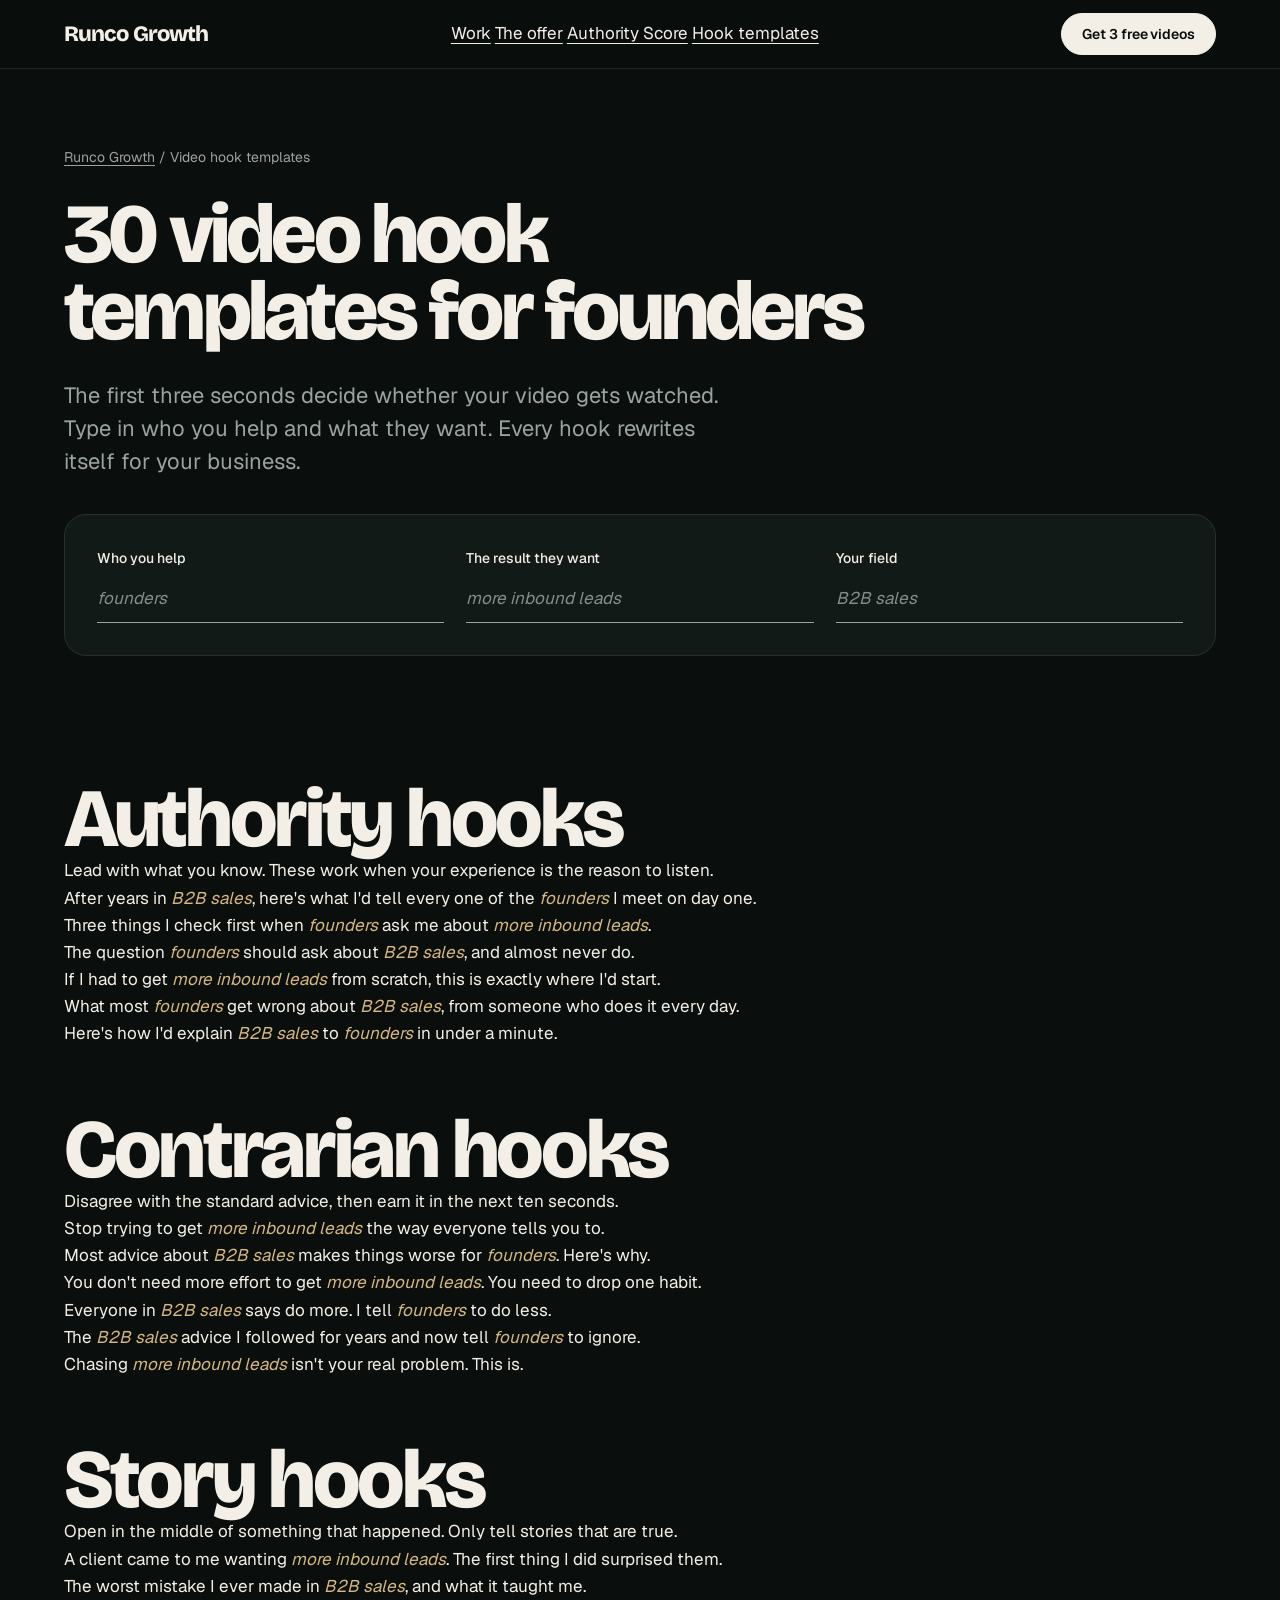
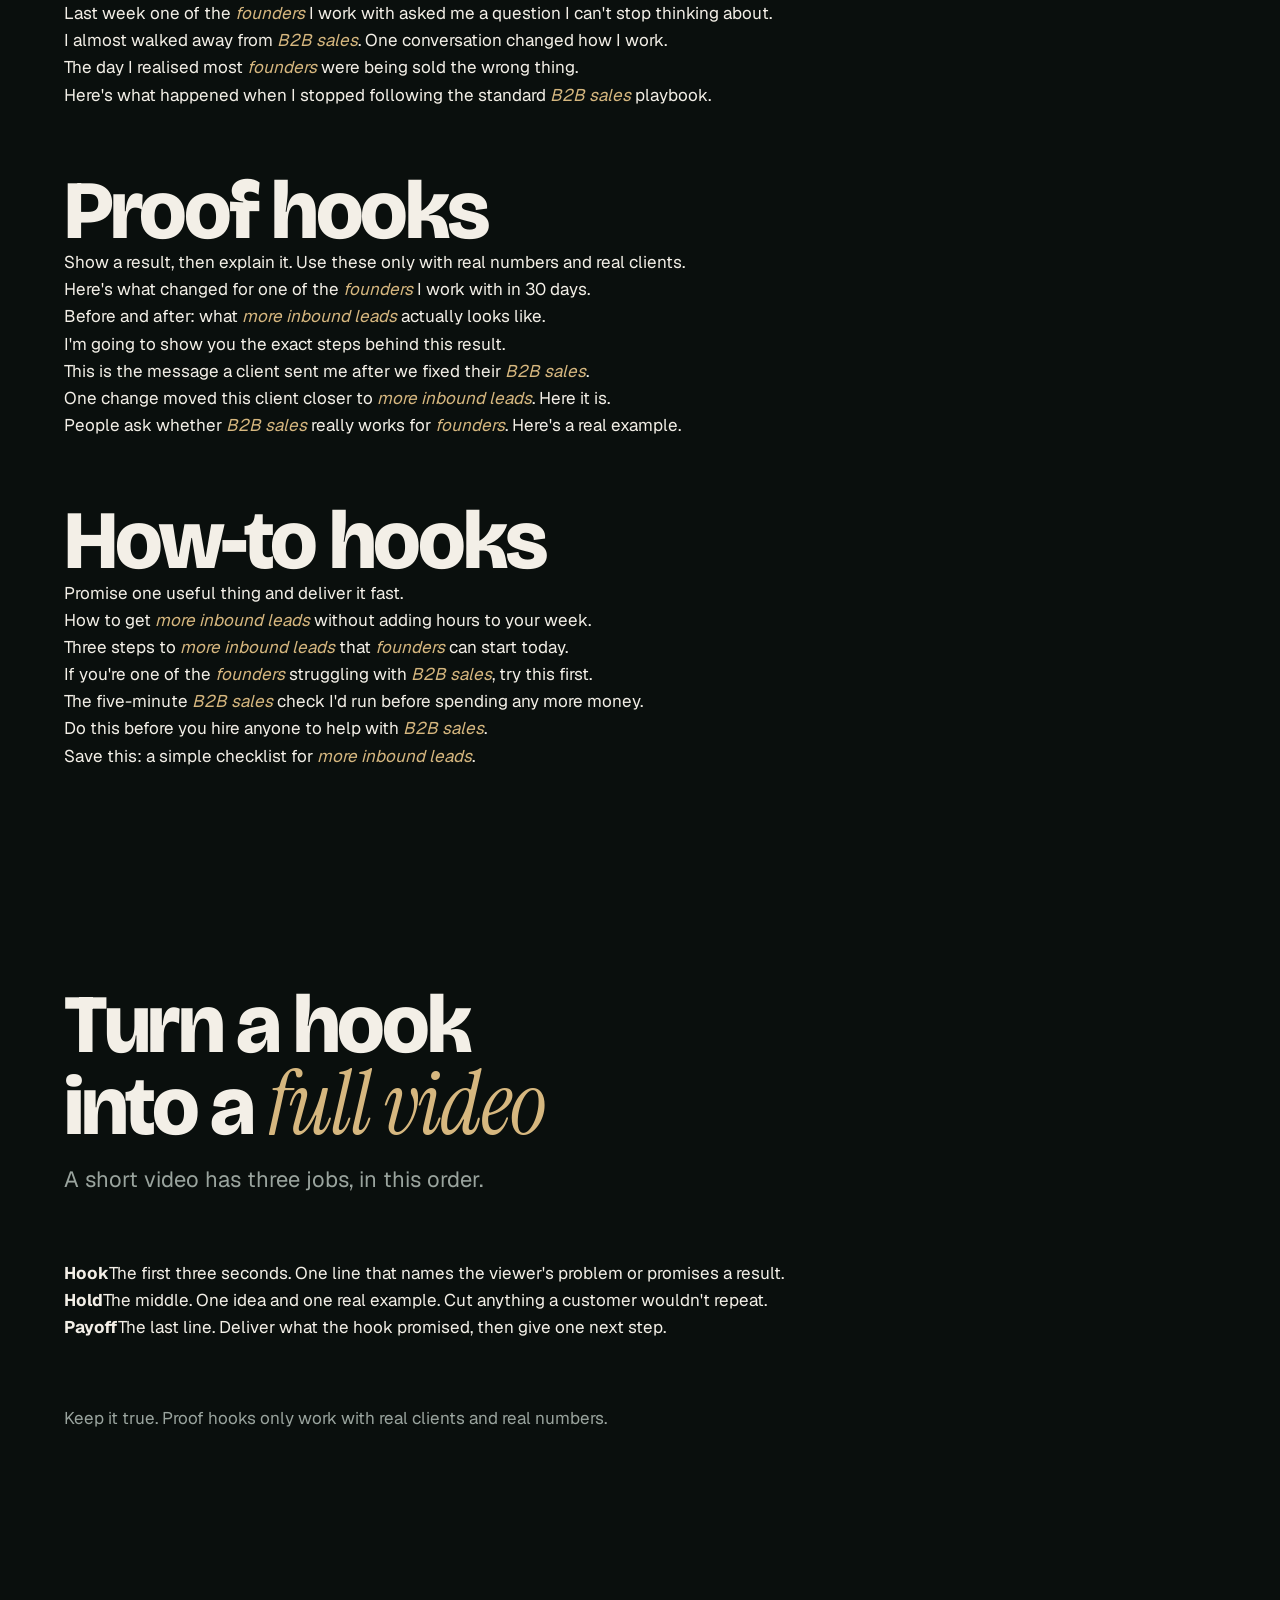
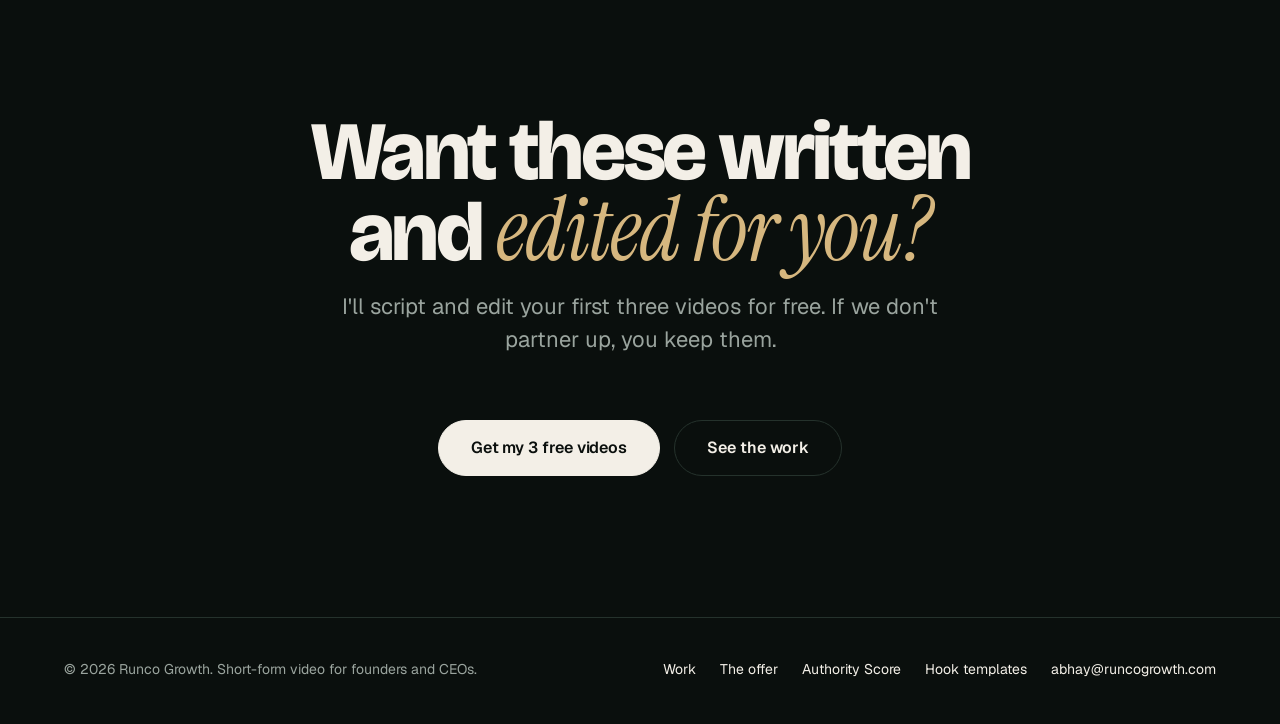
<file: video-hook-templates.html>
<!DOCTYPE html>
<html lang="en">
<head>
<meta charset="utf-8">
<meta name="viewport" content="width=device-width, initial-scale=1">
<title>30 video hook templates for founders and CEOs | Runco Growth</title>
<meta name="description" content="30 fill-in-the-blank hook templates for short-form video. Type in who you help and the result they want, then copy opening lines written for your business.">
<link rel="canonical" href="https://runcogrowth.com/video-hook-templates.html">
<meta name="robots" content="index, follow, max-image-preview:large, max-video-preview:-1">
<meta name="theme-color" content="#0a0f0d">
<meta property="og:type" content="article">
<meta property="og:site_name" content="Runco Growth">
<meta property="og:title" content="30 video hook templates for founders and CEOs">
<meta property="og:description" content="30 fill-in-the-blank hook templates for short-form video. Type in who you help and the result they want, then copy opening lines written for your business.">
<meta property="og:url" content="https://runcogrowth.com/video-hook-templates.html">
<meta property="og:image" content="https://runcogrowth.com/assets/og.png">
<meta property="og:image:width" content="1200">
<meta property="og:image:height" content="630">
<meta name="twitter:card" content="summary_large_image">
<meta name="twitter:title" content="30 video hook templates for founders and CEOs">
<meta name="twitter:description" content="30 fill-in-the-blank hook templates for short-form video. Type in who you help and the result they want, then copy opening lines written for your business.">
<meta name="twitter:image" content="https://runcogrowth.com/assets/og.png">
<link rel="icon" href="favicon.svg" type="image/svg+xml">
<link rel="preload" href="assets/bricolage.woff2" as="font" type="font/woff2" crossorigin>
<link rel="preload" href="assets/geist.woff2" as="font" type="font/woff2" crossorigin>
<link rel="stylesheet" href="assets/styles.css">
<script type="application/ld+json">
{
 "@context": "https://schema.org",
 "@graph": [
  {
   "@type": "Article",
   "@id": "https://runcogrowth.com/video-hook-templates.html#article",
   "headline": "30 video hook templates for founders and CEOs",
   "description": "Fill-in-the-blank opening lines for short-form video, grouped by authority, contrarian, story, proof and how-to.",
   "datePublished": "2026-11-11",
   "dateModified": "2026-11-11",
   "inLanguage": "en",
   "image": "https://runcogrowth.com/assets/og.png",
   "author": {
    "@type": "Person",
    "@id": "https://runcogrowth.com/#founder",
    "name": "Abhay"
   },
   "publisher": {
    "@type": "Organization",
    "@id": "https://runcogrowth.com/#org",
    "name": "Runco Growth",
    "url": "https://runcogrowth.com/"
   },
   "mainEntityOfPage": "https://runcogrowth.com/video-hook-templates.html"
  },
  {
   "@type": "BreadcrumbList",
   "itemListElement": [
    {
     "@type": "ListItem",
     "position": 1,
     "name": "Runco Growth",
     "item": "https://runcogrowth.com/"
    },
    {
     "@type": "ListItem",
     "position": 2,
     "name": "Video hook templates",
     "item": "https://runcogrowth.com/video-hook-templates.html"
    }
   ]
  }
 ]
}
</script>
</head>
<body>
<a class="skip" href="#main">Skip to content</a>
<div class="progress" aria-hidden="true"></div>

<header class="site-head">
  <div class="wrap">
    <a class="brand" href="./" aria-label="Runco Growth home">Runco Growth</a>
    <nav class="nav" aria-label="Main">
      <a href="./#work">Work</a>
      <a href="./#offer">The offer</a>
      <a href="authority-score.html">Authority Score</a>
      <a href="video-hook-templates.html" aria-current="page">Hook templates</a>
    </nav>
    <a class="btn btn-sm" data-cta="primary" data-msg="Hi Abhay, I used your hook templates and I&#x27;d like my 3 free videos. My business is: " href="https://wa.me/917023812488?text=Hi%20Abhay%2C%20I%27d%20like%20my%203%20free%20videos.%20My%20business%20is%3A%20">Get 3 free videos</a>
  </div>
</header>

<main id="main">
  <section class="page-hero">
    <div class="wrap">
      <p class="crumbs"><a href="./">Runco Growth</a> / Video hook templates</p>
      <h1>30 video hook templates for founders</h1>
      <p class="lede">The first three seconds decide whether your video gets watched. Type in who you help and what they want. Every hook rewrites itself for your business.</p>
      <form class="fill" id="hook-form" onsubmit="return false" aria-label="Fill in the blanks">
        <div class="field"><label for="hook-audience">Who you help</label><input id="hook-audience" name="audience" type="text" placeholder="founders" autocomplete="off" maxlength="60"></div>
        <div class="field"><label for="hook-result">The result they want</label><input id="hook-result" name="result" type="text" placeholder="more inbound leads" autocomplete="off" maxlength="60"></div>
        <div class="field"><label for="hook-topic">Your field</label><input id="hook-topic" name="topic" type="text" placeholder="B2B sales" autocomplete="off" maxlength="60"></div>
      </form>
    </div>
  </section>

  <section class="band-tight">
    <div class="wrap stack" id="hooks">

      <section class="hook-group" aria-labelledby="hooks-authority">
        <h2 id="hooks-authority">Authority hooks</h2>
        <p>Lead with what you know. These work when your experience is the reason to listen.</p>
        <ol class="hooks" start="1">
          <li class="hook"><p data-template="After years in {topic}, here&#x27;s what I&#x27;d tell every one of the {audience} I meet on day one.">After years in <span class="blank">B2B sales</span>, here&#x27;s what I&#x27;d tell every one of the <span class="blank">founders</span> I meet on day one.</p><button class="copy" type="button" id="copy-hook-1" aria-label="Copy hook 1" hidden>Copy</button></li>
          <li class="hook"><p data-template="Three things I check first when {audience} ask me about {result}.">Three things I check first when <span class="blank">founders</span> ask me about <span class="blank">more inbound leads</span>.</p><button class="copy" type="button" id="copy-hook-2" aria-label="Copy hook 2" hidden>Copy</button></li>
          <li class="hook"><p data-template="The question {audience} should ask about {topic}, and almost never do.">The question <span class="blank">founders</span> should ask about <span class="blank">B2B sales</span>, and almost never do.</p><button class="copy" type="button" id="copy-hook-3" aria-label="Copy hook 3" hidden>Copy</button></li>
          <li class="hook"><p data-template="If I had to get {result} from scratch, this is exactly where I&#x27;d start.">If I had to get <span class="blank">more inbound leads</span> from scratch, this is exactly where I&#x27;d start.</p><button class="copy" type="button" id="copy-hook-4" aria-label="Copy hook 4" hidden>Copy</button></li>
          <li class="hook"><p data-template="What most {audience} get wrong about {topic}, from someone who does it every day.">What most <span class="blank">founders</span> get wrong about <span class="blank">B2B sales</span>, from someone who does it every day.</p><button class="copy" type="button" id="copy-hook-5" aria-label="Copy hook 5" hidden>Copy</button></li>
          <li class="hook"><p data-template="Here&#x27;s how I&#x27;d explain {topic} to {audience} in under a minute.">Here&#x27;s how I&#x27;d explain <span class="blank">B2B sales</span> to <span class="blank">founders</span> in under a minute.</p><button class="copy" type="button" id="copy-hook-6" aria-label="Copy hook 6" hidden>Copy</button></li>
        </ol>
      </section>

      <section class="hook-group" aria-labelledby="hooks-contrarian">
        <h2 id="hooks-contrarian">Contrarian hooks</h2>
        <p>Disagree with the standard advice, then earn it in the next ten seconds.</p>
        <ol class="hooks" start="7">
          <li class="hook"><p data-template="Stop trying to get {result} the way everyone tells you to.">Stop trying to get <span class="blank">more inbound leads</span> the way everyone tells you to.</p><button class="copy" type="button" id="copy-hook-7" aria-label="Copy hook 7" hidden>Copy</button></li>
          <li class="hook"><p data-template="Most advice about {topic} makes things worse for {audience}. Here&#x27;s why.">Most advice about <span class="blank">B2B sales</span> makes things worse for <span class="blank">founders</span>. Here&#x27;s why.</p><button class="copy" type="button" id="copy-hook-8" aria-label="Copy hook 8" hidden>Copy</button></li>
          <li class="hook"><p data-template="You don&#x27;t need more effort to get {result}. You need to drop one habit.">You don&#x27;t need more effort to get <span class="blank">more inbound leads</span>. You need to drop one habit.</p><button class="copy" type="button" id="copy-hook-9" aria-label="Copy hook 9" hidden>Copy</button></li>
          <li class="hook"><p data-template="Everyone in {topic} says do more. I tell {audience} to do less.">Everyone in <span class="blank">B2B sales</span> says do more. I tell <span class="blank">founders</span> to do less.</p><button class="copy" type="button" id="copy-hook-10" aria-label="Copy hook 10" hidden>Copy</button></li>
          <li class="hook"><p data-template="The {topic} advice I followed for years and now tell {audience} to ignore.">The <span class="blank">B2B sales</span> advice I followed for years and now tell <span class="blank">founders</span> to ignore.</p><button class="copy" type="button" id="copy-hook-11" aria-label="Copy hook 11" hidden>Copy</button></li>
          <li class="hook"><p data-template="Chasing {result} isn&#x27;t your real problem. This is.">Chasing <span class="blank">more inbound leads</span> isn&#x27;t your real problem. This is.</p><button class="copy" type="button" id="copy-hook-12" aria-label="Copy hook 12" hidden>Copy</button></li>
        </ol>
      </section>

      <section class="hook-group" aria-labelledby="hooks-story">
        <h2 id="hooks-story">Story hooks</h2>
        <p>Open in the middle of something that happened. Only tell stories that are true.</p>
        <ol class="hooks" start="13">
          <li class="hook"><p data-template="A client came to me wanting {result}. The first thing I did surprised them.">A client came to me wanting <span class="blank">more inbound leads</span>. The first thing I did surprised them.</p><button class="copy" type="button" id="copy-hook-13" aria-label="Copy hook 13" hidden>Copy</button></li>
          <li class="hook"><p data-template="The worst mistake I ever made in {topic}, and what it taught me.">The worst mistake I ever made in <span class="blank">B2B sales</span>, and what it taught me.</p><button class="copy" type="button" id="copy-hook-14" aria-label="Copy hook 14" hidden>Copy</button></li>
          <li class="hook"><p data-template="Last week one of the {audience} I work with asked me a question I can&#x27;t stop thinking about.">Last week one of the <span class="blank">founders</span> I work with asked me a question I can&#x27;t stop thinking about.</p><button class="copy" type="button" id="copy-hook-15" aria-label="Copy hook 15" hidden>Copy</button></li>
          <li class="hook"><p data-template="I almost walked away from {topic}. One conversation changed how I work.">I almost walked away from <span class="blank">B2B sales</span>. One conversation changed how I work.</p><button class="copy" type="button" id="copy-hook-16" aria-label="Copy hook 16" hidden>Copy</button></li>
          <li class="hook"><p data-template="The day I realised most {audience} were being sold the wrong thing.">The day I realised most <span class="blank">founders</span> were being sold the wrong thing.</p><button class="copy" type="button" id="copy-hook-17" aria-label="Copy hook 17" hidden>Copy</button></li>
          <li class="hook"><p data-template="Here&#x27;s what happened when I stopped following the standard {topic} playbook.">Here&#x27;s what happened when I stopped following the standard <span class="blank">B2B sales</span> playbook.</p><button class="copy" type="button" id="copy-hook-18" aria-label="Copy hook 18" hidden>Copy</button></li>
        </ol>
      </section>

      <section class="hook-group" aria-labelledby="hooks-proof">
        <h2 id="hooks-proof">Proof hooks</h2>
        <p>Show a result, then explain it. Use these only with real numbers and real clients.</p>
        <ol class="hooks" start="19">
          <li class="hook"><p data-template="Here&#x27;s what changed for one of the {audience} I work with in 30 days.">Here&#x27;s what changed for one of the <span class="blank">founders</span> I work with in 30 days.</p><button class="copy" type="button" id="copy-hook-19" aria-label="Copy hook 19" hidden>Copy</button></li>
          <li class="hook"><p data-template="Before and after: what {result} actually looks like.">Before and after: what <span class="blank">more inbound leads</span> actually looks like.</p><button class="copy" type="button" id="copy-hook-20" aria-label="Copy hook 20" hidden>Copy</button></li>
          <li class="hook"><p data-template="I&#x27;m going to show you the exact steps behind this result.">I&#x27;m going to show you the exact steps behind this result.</p><button class="copy" type="button" id="copy-hook-21" aria-label="Copy hook 21" hidden>Copy</button></li>
          <li class="hook"><p data-template="This is the message a client sent me after we fixed their {topic}.">This is the message a client sent me after we fixed their <span class="blank">B2B sales</span>.</p><button class="copy" type="button" id="copy-hook-22" aria-label="Copy hook 22" hidden>Copy</button></li>
          <li class="hook"><p data-template="One change moved this client closer to {result}. Here it is.">One change moved this client closer to <span class="blank">more inbound leads</span>. Here it is.</p><button class="copy" type="button" id="copy-hook-23" aria-label="Copy hook 23" hidden>Copy</button></li>
          <li class="hook"><p data-template="People ask whether {topic} really works for {audience}. Here&#x27;s a real example.">People ask whether <span class="blank">B2B sales</span> really works for <span class="blank">founders</span>. Here&#x27;s a real example.</p><button class="copy" type="button" id="copy-hook-24" aria-label="Copy hook 24" hidden>Copy</button></li>
        </ol>
      </section>

      <section class="hook-group" aria-labelledby="hooks-how-to">
        <h2 id="hooks-how-to">How-to hooks</h2>
        <p>Promise one useful thing and deliver it fast.</p>
        <ol class="hooks" start="25">
          <li class="hook"><p data-template="How to get {result} without adding hours to your week.">How to get <span class="blank">more inbound leads</span> without adding hours to your week.</p><button class="copy" type="button" id="copy-hook-25" aria-label="Copy hook 25" hidden>Copy</button></li>
          <li class="hook"><p data-template="Three steps to {result} that {audience} can start today.">Three steps to <span class="blank">more inbound leads</span> that <span class="blank">founders</span> can start today.</p><button class="copy" type="button" id="copy-hook-26" aria-label="Copy hook 26" hidden>Copy</button></li>
          <li class="hook"><p data-template="If you&#x27;re one of the {audience} struggling with {topic}, try this first.">If you&#x27;re one of the <span class="blank">founders</span> struggling with <span class="blank">B2B sales</span>, try this first.</p><button class="copy" type="button" id="copy-hook-27" aria-label="Copy hook 27" hidden>Copy</button></li>
          <li class="hook"><p data-template="The five-minute {topic} check I&#x27;d run before spending any more money.">The five-minute <span class="blank">B2B sales</span> check I&#x27;d run before spending any more money.</p><button class="copy" type="button" id="copy-hook-28" aria-label="Copy hook 28" hidden>Copy</button></li>
          <li class="hook"><p data-template="Do this before you hire anyone to help with {topic}.">Do this before you hire anyone to help with <span class="blank">B2B sales</span>.</p><button class="copy" type="button" id="copy-hook-29" aria-label="Copy hook 29" hidden>Copy</button></li>
          <li class="hook"><p data-template="Save this: a simple checklist for {result}.">Save this: a simple checklist for <span class="blank">more inbound leads</span>.</p><button class="copy" type="button" id="copy-hook-30" aria-label="Copy hook 30" hidden>Copy</button></li>
        </ol>
      </section>

    </div>
  </section>

  <section class="band">
    <div class="wrap stack">
      <div class="head">
        <h2>Turn a hook into a <em>full video</em></h2>
        <p class="lede">A short video has three jobs, in this order.</p>
      </div>
      <ol class="skeleton">
        <li><b>Hook</b><span>The first three seconds. One line that names the viewer's problem or promises a result.</span></li>
        <li><b>Hold</b><span>The middle. One idea and one real example. Cut anything a customer wouldn't repeat.</span></li>
        <li><b>Payoff</b><span>The last line. Deliver what the hook promised, then give one next step.</span></li>
      </ol>
      <p class="muted prose">Keep it true. Proof hooks only work with real clients and real numbers.</p>
    </div>
  </section>

  <section class="band contact" id="contact">
    <div class="wrap stack center">
      <div class="head center">
        <h2>Want these written and <em>edited for you?</em></h2>
        <p class="lede">I'll script and edit your first three videos for free. If we don't partner up, you keep them.</p>
      </div>
      <div class="cta-row cta-center">
        <a class="btn" data-cta="primary" data-msg="Hi Abhay, I used your hook templates and I&#x27;d like my 3 free videos. My business is: " href="https://wa.me/917023812488?text=Hi%20Abhay%2C%20I%27d%20like%20my%203%20free%20videos.%20My%20business%20is%3A%20">Get my 3 free videos</a>
        <a class="btn btn-quiet" href="./#work">See the work</a>
      </div>
    </div>
  </section>
</main>

<footer class="site-foot">
  <div class="wrap">
    <p>© 2026 Runco Growth. Short-form video for founders and CEOs.</p>
    <nav class="foot-links" aria-label="Footer">
      <a href="./#work">Work</a>
      <a href="./#offer">The offer</a>
      <a href="authority-score.html">Authority Score</a>
      <a href="video-hook-templates.html">Hook templates</a>
      <a href="mailto:abhay@runcogrowth.com">abhay@runcogrowth.com</a>
    </nav>
  </div>
</footer>

<div class="dock" id="dock">
  <a class="btn" data-cta="primary" data-msg="Hi Abhay, I used your hook templates and I&#x27;d like my 3 free videos. My business is: " href="https://wa.me/917023812488?text=Hi%20Abhay%2C%20I%27d%20like%20my%203%20free%20videos.%20My%20business%20is%3A%20">Get my 3 free videos</a>
</div>

<dialog class="player" id="player" aria-label="Video player">
  <div class="player-box"><video id="player-video" controls playsinline></video></div>
  <button class="player-close" type="button" id="player-close" aria-label="Close video"><svg viewBox="0 0 24 24" fill="none" stroke="currentColor" stroke-width="2" stroke-linecap="round" aria-hidden="true"><path d="M5 5l14 14M19 5L5 19"/></svg></button>
</dialog>

<script src="assets/site.js" defer></script>
</body>
</html>
</file>
<file: assets/styles.css>
/* Runco Growth
   Layout idea: a dark screening room. A heavy headline, then a wall of the edited videos with the
   client under each one, then what people said, three numbers, and one way to get in touch. */
:root {
  --bg: #0a0f0d;
  --raised: #121a17;
  --text: #f3efe7;
  --muted: #9aa49e;
  --line: #25322c;
  --brass: #d6b77f;
  --brass-deep: #b3925a;

  --display: "Bricolage Grotesque", "Arial Black", "Helvetica Neue", Arial, sans-serif;
  --serif: "Instrument Serif", "Iowan Old Style", "Palatino Linotype", Georgia, serif;
  --sans: "Geist", "Helvetica Neue", Helvetica, Arial, sans-serif;
  --gutter: clamp(20px, 5vw, 64px);
  --max: 1200px;
  --section: clamp(72px, 11vw, 160px);
  --t-small: 0.875rem;
  --t-body: clamp(1rem, 0.97rem + 0.15vw, 1.0625rem);
  --t-lede: clamp(1.125rem, 1.04rem + 0.45vw, 1.375rem);
  --t-h3: clamp(1.375rem, 1.2rem + 0.8vw, 1.875rem);
  --t-h2: clamp(2.5rem, 1.5rem + 4.6vw, 5.25rem);
  --t-h1: clamp(3.125rem, 1.2rem + 8.6vw, 8.5rem);
  color-scheme: dark;
}

@font-face { font-family: "Instrument Serif"; font-style: normal; font-weight: 400; font-display: swap; src: url("instrument-serif.woff2") format("woff2"); }
@font-face { font-family: "Instrument Serif"; font-style: italic; font-weight: 400; font-display: swap; src: url("instrument-serif-italic.woff2") format("woff2"); }
@font-face { font-family: "Bricolage Grotesque"; font-style: normal; font-weight: 200 800; font-display: swap; src: url("bricolage.woff2") format("woff2"); }
@font-face { font-family: "Geist"; font-style: normal; font-weight: 100 900; font-display: swap; src: url("geist.woff2") format("woff2"); }

*, *::before, *::after { box-sizing: border-box; }
html { -webkit-text-size-adjust: 100%; scroll-behavior: smooth; scroll-padding-top: 88px; background: var(--bg); }
body { margin: 0; background: var(--bg); color: var(--text); font-family: var(--sans); font-size: var(--t-body); line-height: 1.6; -webkit-font-smoothing: antialiased; text-rendering: optimizeLegibility; overflow-x: clip; }
img, video, svg { max-width: 100%; display: block; }
a { color: inherit; text-underline-offset: 0.22em; text-decoration-thickness: 1px; }
h1, h2, h3, p, ul, ol, figure { margin: 0; }
ul, ol { padding: 0; list-style: none; }
button { font: inherit; color: inherit; cursor: pointer; -webkit-tap-highlight-color: transparent; }
:focus-visible { outline: 2px solid var(--brass); outline-offset: 4px; border-radius: 4px; }
[hidden] { display: none !important; }
::selection { background: var(--brass); color: var(--bg); }

h1, h2, h3 { font-family: var(--display); font-weight: 800; font-optical-sizing: auto; letter-spacing: -0.035em; text-wrap: balance; }
h1 { font-size: var(--t-h1); line-height: 0.88; letter-spacing: -0.045em; }
h2 { font-size: var(--t-h2); line-height: 0.92; letter-spacing: -0.04em; }
h3 { font-size: var(--t-h3); line-height: 1.08; font-weight: 700; letter-spacing: -0.025em; }
h1 em, h2 em { font-family: var(--serif); font-style: italic; font-weight: 400; color: var(--brass); letter-spacing: -0.02em; font-size: 1.06em; }
.serif { font-family: var(--serif); font-weight: 400; }
.lede { font-size: var(--t-lede); line-height: 1.5; max-width: 30em; color: var(--muted); }
.muted { color: var(--muted); }
.small { font-size: var(--t-small); }
.prose { max-width: 34em; display: grid; gap: 1.1em; align-content: start; }

.wrap { width: 100%; max-width: calc(var(--max) + var(--gutter) * 2); margin-inline: auto; padding-inline: var(--gutter); }
.band { padding-block: var(--section); }
.band-tight { padding-block: clamp(40px, 6vw, 80px); }
.stack { display: grid; grid-template-columns: minmax(0, 1fr); gap: clamp(32px, 5vw, 72px); }
.head { display: grid; gap: 18px; max-width: 46rem; }
.center { text-align: center; justify-items: center; margin-inline: auto; }
.skip { position: absolute; left: -999px; top: 8px; background: var(--text); color: var(--bg); padding: 10px 14px; z-index: 60; }
.skip:focus { left: 8px; }

/* Header */
.site-head { position: sticky; top: 0; z-index: 40; background: color-mix(in srgb, var(--bg) 78%, transparent); -webkit-backdrop-filter: blur(16px) saturate(1.2); backdrop-filter: blur(16px) saturate(1.2); border-bottom: 1px solid color-mix(in srgb, var(--line) 70%, transparent); }
.site-head .wrap { display: flex; align-items: center; justify-content: space-between; gap: 28px; min-height: 68px; }
.brand { font-family: var(--display); font-weight: 800; font-size: 1.375rem; letter-spacing: -0.04em; text-decoration: none; line-height: 1; white-space: nowrap;}
@media (max-width: 760px) {
  .site-head .wrap { min-height: 60px; }
  .brand { font-size: 1.25rem; }
    .site-head .btn { margin-left: auto; }
}

/* Buttons */
.btn {
  position: relative; overflow: hidden; isolation: isolate;
  display: inline-flex; align-items: center; justify-content: center; gap: 10px;
  min-height: 56px; padding: 14px 32px; border: 1px solid var(--text); border-radius: 999px;
  background: var(--text); color: var(--bg);
  font-family: var(--sans); font-weight: 600; font-size: 1rem; letter-spacing: -0.005em; line-height: 1.2; text-decoration: none; text-align: center;
  transition: transform 0.25s cubic-bezier(0.2, 0.8, 0.2, 1), background-color 0.25s ease, border-color 0.25s ease, color 0.25s ease;
}
.btn::after { content: ""; position: absolute; inset: 0; z-index: -1; background: var(--brass); transform: translateY(101%); transition: transform 0.35s cubic-bezier(0.2, 0.8, 0.2, 1); border-radius: inherit; }
.btn:hover { border-color: var(--brass); transform: translateY(-2px); }
.btn:hover::after { transform: none; }
.btn:active { transform: scale(0.98); }
.btn-sm { min-height: 42px; padding: 8px 20px; font-size: 0.875rem; }
.btn-quiet { background: transparent; color: var(--text); border-color: var(--line); }
.btn-quiet::after { background: var(--raised); }
.btn-quiet:hover { border-color: var(--brass); }
.cta-row { display: flex; flex-wrap: wrap; gap: 12px 14px; align-items: center; }
.cta-note { font-size: var(--t-small); color: var(--muted); }
@media (max-width: 520px) { .cta-row .btn { width: 100%; } }

/* Hero */
.hero { position: relative; padding-block: clamp(36px, 5.5vw, 84px) clamp(56px, 8vw, 120px); }
.hero::before { content: ""; position: absolute; inset: -68px 0 0 0; z-index: -1; pointer-events: none;
  background: radial-gradient(55% 45% at 50% 30%, rgba(214, 183, 127, 0.15), transparent 70%), radial-gradient(45% 45% at 8% 0%, rgba(40, 92, 72, 0.38), transparent 70%), radial-gradient(40% 40% at 96% 12%, rgba(40, 92, 72, 0.22), transparent 70%); }
.hero::after { content: ""; position: absolute; inset: -68px 0 0 0; z-index: -1; pointer-events: none; opacity: 0; transition: opacity 0.6s ease;
  background: radial-gradient(520px circle at var(--mx, 50%) var(--my, 30%), rgba(214, 183, 127, 0.13), transparent 65%); }
.hero.lit::after { opacity: 1; }
.hero-grid { display: grid; gap: clamp(40px, 6vw, 84px); }
.hero-copy { display: grid; gap: clamp(18px, 2.2vw, 30px); justify-items: start; }
.hero-act { display: grid; gap: 12px; }
@media (min-width: 861px) {
  .hero { padding-top: clamp(28px, 3.2vw, 48px); }
  .hero-grid { gap: clamp(34px, 3.4vw, 50px); }
  .hero-copy .descriptor { display: none; }
  .hero-side { display: grid; grid-template-columns: minmax(0, 1fr) auto; gap: 16px 56px; align-items: center; width: 100%; }
  .hero-side .lede { max-width: 25em; }
  .hero-act { justify-items: end; text-align: right; }
}
@media (max-width: 860px) {
  .hero-side { display: contents; }
  .hero-copy .descriptor { order: -1; }
  .hero-act { width: 100%; }
}
h1 .w { display: inline-block; }
h1 em { white-space: nowrap; }
.d-br { display: none; }
@media (min-width: 861px) { .d-br { display: inline; } }
.descriptor { display: inline-flex; align-items: center; gap: 10px; font-size: var(--t-small); color: var(--muted); border: 1px solid var(--line); border-radius: 999px; padding: 7px 14px 7px 12px; line-height: 1.3; background: color-mix(in srgb, var(--raised) 60%, transparent); }
.descriptor::before { content: ""; width: 7px; height: 7px; border-radius: 50%; background: var(--brass); flex: none; box-shadow: 0 0 0 4px rgba(214, 183, 127, 0.18); animation: pulse 2.4s ease-in-out infinite; }
@keyframes pulse { 50% { box-shadow: 0 0 0 8px rgba(214, 183, 127, 0); } }

/* The work: four reels, the client under each */
.reels { display: grid; grid-template-columns: repeat(3, minmax(0, 1fr)); max-width: 1000px; margin-inline: auto; gap: clamp(12px, 1.8vw, 26px); align-items: start; }
.reel { display: grid; gap: 14px; width: 100%; padding: 0; border: 0; background: none; text-align: left; transition: transform 0.5s cubic-bezier(0.2, 0.8, 0.2, 1); }
.reel-frame {
  position: relative; display: block; aspect-ratio: 9 / 16; overflow: hidden; background: var(--raised);
  border: 1px solid rgba(243, 239, 231, 0.14); border-radius: clamp(16px, 1.8vw, 26px);
  box-shadow: 0 40px 80px -40px rgba(0, 0, 0, 0.9);
  transition: border-color 0.3s ease, box-shadow 0.4s ease;
}
.reel video { position: absolute; inset: 0; width: 100%; height: 100%; object-fit: cover; }
.reel-meta { display: grid; grid-template-columns: auto minmax(0, 1fr); gap: 2px 12px; align-items: center; padding-inline: 2px; }
.reel-meta img { grid-row: span 2; width: clamp(40px, 3.6vw, 52px); height: clamp(40px, 3.6vw, 52px); border-radius: 50%; object-fit: cover; border: 1px solid rgba(243, 239, 231, 0.25); filter: grayscale(1); transition: filter 0.3s ease, border-color 0.3s ease; }
.reel:hover .reel-meta img, .reel:focus-visible .reel-meta img { filter: none; border-color: var(--brass); }
.reel-meta b { font-family: var(--display); font-weight: 700; font-size: clamp(1rem, 0.9rem + 0.5vw, 1.25rem); line-height: 1.1; letter-spacing: -0.025em; align-self: end; }
.reel-meta span { font-size: clamp(0.7813rem, 0.74rem + 0.15vw, 0.875rem); color: var(--muted); line-height: 1.3; align-self: start; }
.reel-play { position: absolute; top: clamp(10px, 1.2vw, 14px); right: clamp(10px, 1.2vw, 14px); z-index: 1; display: inline-flex; align-items: center; gap: 7px; font-size: 0.75rem; font-weight: 500; padding: 7px 11px 7px 9px; border-radius: 999px; background: rgba(10, 15, 13, 0.55); -webkit-backdrop-filter: blur(10px); backdrop-filter: blur(10px); border: 1px solid rgba(243, 239, 231, 0.22); transition: background-color 0.25s ease, color 0.25s ease; }
.reel-play svg { width: 12px; height: 12px; }
.reel:hover .reel-play, .reel:focus-visible .reel-play { background: var(--text); color: var(--bg); }
@media (min-width: 861px) {
  .reel:nth-child(1) { transform: translateY(34px) rotate(-2.5deg); --drift: -40px; }
  .reel:nth-child(2) { transform: translateY(0); --drift: -84px; }
  .reel:nth-child(3) { transform: translateY(34px) rotate(2.5deg); --drift: -60px; }
  .reel:hover, .reel:focus-visible { transform: translateY(-8px) scale(1.035); z-index: 2; }
  .reel:hover .reel-frame, .reel:focus-visible .reel-frame { border-color: var(--brass); box-shadow: 0 50px 90px -40px rgba(0, 0, 0, 1), 0 0 70px -20px rgba(214, 183, 127, 0.4); }
}
@media (max-width: 860px) {
  .hero-grid { gap: 30px; }
  .reels-scroller { overflow-x: auto; margin-inline: calc(var(--gutter) * -1); padding: 4px var(--gutter) 8px; scroll-snap-type: x mandatory; scrollbar-width: none; -webkit-overflow-scrolling: touch; }
  .reels-scroller::-webkit-scrollbar { display: none; }
  .reels { grid-template-columns: repeat(3, min(58vw, 280px)); width: max-content; gap: 14px; max-width: none; }
  .reel { scroll-snap-align: center; }
  .site-head .btn-sm { min-height: 44px; white-space: nowrap; padding: 8px 16px; font-size: 0.8438rem; }
  .site-head .wrap { gap: 12px; }
}
.swipe-hint { display: none; font-size: var(--t-small); color: var(--muted); }
@media (max-width: 860px) { .swipe-hint { display: block; } }

/* Player */
.player { border: 0; padding: 0; background: transparent; max-width: none; max-height: none; width: 100vw; height: 100vh; height: 100dvh; overflow: hidden; }
.player::backdrop { background: rgba(4, 6, 5, 0.9); -webkit-backdrop-filter: blur(14px); backdrop-filter: blur(14px); }
.player[open] { display: grid; place-items: center; }
.player-box { position: relative; height: min(88vh, 860px); height: min(88dvh, 860px); aspect-ratio: 9 / 16; max-width: 92vw; }
.player video { width: 100%; height: 100%; object-fit: contain; border-radius: 20px; background: #000; }
.player-close { position: fixed; top: 16px; right: 16px; width: 48px; height: 48px; border-radius: 50%; border: 1px solid rgba(243, 239, 231, 0.3); background: rgba(10, 15, 13, 0.7); display: grid; place-items: center; }
.player-close:hover { background: var(--text); color: var(--bg); }
.player-close svg { width: 18px; height: 18px; }


/* Feedback wall */
.feedback { padding-bottom: 0; }
.shots { display: grid; grid-template-columns: repeat(2, minmax(0, max-content)); justify-content: start; gap: clamp(12px, 1.6vw, 20px); margin-top: clamp(28px, 4vw, 56px); }
.shot { display: grid; gap: 12px; padding: clamp(12px, 1.4vw, 18px); border: 1px solid var(--line); border-radius: 20px; background: color-mix(in srgb, var(--raised) 75%, transparent); min-width: 0; }
.shot img { height: auto; width: 100%; max-width: 420px; border-radius: 12px; }
.shot span { font-size: var(--t-small); color: var(--muted); padding-inline: 4px; display: flex; align-items: center; gap: 8px; }
.shot span::before { content: ""; width: 6px; height: 6px; border-radius: 50%; background: var(--brass); flex: none; }
@media (max-width: 720px) { .shots { grid-template-columns: minmax(0, 1fr); } }

/* Offer */
.numbers { display: grid; grid-template-columns: repeat(3, minmax(0, 1fr)); border-top: 1px solid var(--line); }
.number { padding: clamp(28px, 3.6vw, 52px) clamp(20px, 3vw, 44px) clamp(28px, 3.6vw, 52px) 0; display: grid; gap: 14px; align-content: start; }
.number + .number { border-left: 1px solid var(--line); padding-left: clamp(20px, 3vw, 44px); }
.number-fig { font-family: var(--display); font-weight: 800; font-size: clamp(5.5rem, 3rem + 9vw, 10.5rem); line-height: 0.8; letter-spacing: -0.06em; color: var(--brass); font-variant-numeric: lining-nums tabular-nums; }
.number-fig small { font-family: var(--serif); font-weight: 400; font-size: 0.4em; letter-spacing: -0.01em; margin-left: 0.1em; font-style: italic; }
.number > p:not(.number-fig) { color: var(--muted); max-width: 22em; }
@media (max-width: 760px) {
  .numbers { grid-template-columns: 1fr; }
  .number { grid-template-columns: 104px minmax(0, 1fr); gap: 6px 18px; padding: 26px 0; align-items: start; }
  .number + .number { border-left: 0; border-top: 1px solid var(--line); padding-left: 0; }
  .number-fig { font-size: 5rem; grid-row: span 2; line-height: 0.82; }
  .number h3 { align-self: end; }
}
.hero-copy h1 { font-size: clamp(2.375rem, 1.05rem + 5.1vw, 4.625rem); line-height: 0.98; letter-spacing: -0.045em; max-width: 14.5em; }
.hero-copy h1 em { white-space: normal; letter-spacing: -0.02em; }
@media (min-width: 861px) { .hero-copy h1 { max-width: none; } }
.numbers-4 { grid-template-columns: repeat(4, minmax(0, 1fr)); }
.numbers-4 .number-fig { font-size: clamp(5rem, 2.4rem + 7.2vw, 8.5rem); }
.numbers-4 .number { padding-right: clamp(14px, 2vw, 28px); }
.numbers-4 .number + .number { padding-left: clamp(14px, 2vw, 28px); }
@media (max-width: 1000px) and (min-width: 761px) {
  .numbers-4 { grid-template-columns: repeat(2, minmax(0, 1fr)); }
  .numbers-4 .number:nth-child(3) { border-left: 0; padding-left: 0; }
  .numbers-4 .number:nth-child(n+3) { border-top: 1px solid var(--line); }
}
@media (max-width: 760px) { .numbers-4 { grid-template-columns: 1fr; } .numbers-4 .number, .numbers-4 .number + .number { padding-inline: 0; } .numbers-4 .number-fig { font-size: 4.25rem; } }
.included { display: grid; grid-template-columns: repeat(3, minmax(0, 1fr)); gap: 14px; }
.included > div { display: grid; gap: 10px; align-content: start; padding: clamp(22px, 2.8vw, 34px); border-radius: 24px; border: 1px solid var(--line); background: color-mix(in srgb, var(--raised) 65%, transparent); }
.included h3 { font-size: clamp(1.375rem, 1.2rem + 0.7vw, 1.75rem); }
.included p:not(.tag) { color: var(--muted); }
@media (max-width: 820px) { .included { grid-template-columns: 1fr; } }
.day31 { display: flex; flex-wrap: wrap; align-items: baseline; gap: 8px 18px; padding-top: clamp(20px, 2.6vw, 30px); border-top: 1px solid var(--line); font-size: var(--t-lede); line-height: 1.4; }
.day31 b { font-family: var(--display); font-weight: 800; letter-spacing: -0.03em; color: var(--brass); white-space: nowrap; }
.day31 span { color: var(--text); }
.promise { display: grid; grid-template-columns: repeat(2, minmax(0, 1fr)); gap: 14px; }
.promise-main .muted { max-width: 40em; }
.promise > div { display: grid; gap: 14px; align-content: start; padding: clamp(24px, 3.4vw, 44px); border-radius: 24px; border: 1px solid var(--line); background: color-mix(in srgb, var(--raised) 65%, transparent); }
.promise-main { border-color: var(--brass) !important; background: linear-gradient(140deg, rgba(214, 183, 127, 0.14), rgba(214, 183, 127, 0.03) 60%), var(--raised) !important; }
.tag { font-size: var(--t-small); color: var(--brass); font-weight: 500; }
.promise-line { font-family: var(--display); font-weight: 800; font-size: clamp(1.625rem, 1.1rem + 2vw, 2.75rem); line-height: 1; letter-spacing: -0.04em; text-wrap: balance; }
.promise-sub { font-family: var(--display); font-weight: 700; font-size: var(--t-h3); line-height: 1.1; letter-spacing: -0.025em; text-wrap: balance; }
@media (max-width: 820px) { .promise { grid-template-columns: 1fr; } }
.spots { display: inline-flex; align-items: center; gap: 10px; font-size: var(--t-small); font-weight: 500; color: var(--text); line-height: 1.3; }
.spots::before { content: ""; width: 8px; height: 8px; border-radius: 50%; background: var(--brass); flex: none; box-shadow: 0 0 0 4px rgba(214, 183, 127, 0.18); animation: pulse 2.4s ease-in-out infinite; }
.alt-contact { font-size: var(--t-small); color: var(--muted); }
.alt-contact a { color: var(--text); }
.alt-contact a:hover { color: var(--brass); }
.cap { display: grid; gap: 14px; justify-items: center; font-size: var(--t-small); color: var(--muted); max-width: 34em; }
.cap [data-spots] { color: var(--text); font-weight: 500; }
.cap-dots { display: inline-flex; gap: 8px; }
.cap-dots i { width: 34px; height: 6px; border-radius: 3px; background: var(--line); }
.cap-dots i.taken { background: var(--brass); }

/* Contact */
.contact { position: relative; }
.contact::before { content: ""; position: absolute; inset: 0; z-index: -1; pointer-events: none; background: radial-gradient(50% 60% at 50% 100%, rgba(214, 183, 127, 0.14), transparent 70%); }

/* FAQ */
.faq-grid { display: grid; grid-template-columns: minmax(0, 0.8fr) minmax(0, 1.2fr); gap: clamp(28px, 6vw, 96px); align-items: start; }
@media (max-width: 820px) { .faq-grid { grid-template-columns: 1fr; } }
.faq { border-top: 1px solid var(--line); }
.faq details { border-bottom: 1px solid var(--line); }
.faq summary { cursor: pointer; list-style: none; padding: clamp(20px, 2.4vw, 28px) 44px clamp(20px, 2.4vw, 28px) 0; position: relative; font-family: var(--display); font-weight: 600; font-size: clamp(1.125rem, 1rem + 0.6vw, 1.4375rem); line-height: 1.2; letter-spacing: -0.02em; transition: color 0.2s ease; }
.faq summary:hover { color: var(--brass); }
.faq summary::-webkit-details-marker { display: none; }
.faq summary::before, .faq summary::after { content: ""; position: absolute; right: 4px; top: 50%; width: 16px; height: 1.5px; background: currentColor; transition: transform 0.3s ease; }
.faq summary::after { transform: rotate(90deg); }
.faq details[open] summary::after { transform: rotate(0deg); }
.faq details p { padding: 0 0 26px; max-width: 36em; color: var(--muted); }

/* Footer */
.site-foot { padding-block: 32px 36px; border-top: 1px solid var(--line); }
.site-foot .wrap { display: flex; flex-wrap: wrap; gap: 12px 40px; justify-content: space-between; align-items: baseline; font-size: var(--t-small); color: var(--muted); }
.foot-links { display: flex; flex-wrap: wrap; gap: 4px 24px; }
.foot-links a { color: var(--text); text-decoration: none; padding-block: 8px; }
.foot-links a:hover { color: var(--brass); }

/* Phone: fixed action bar that appears once the first button scrolls away */
.dock { display: none; }
@media (max-width: 720px) {
  .dock { display: block; position: fixed; left: 0; right: 0; bottom: 0; z-index: 35; padding: 10px var(--gutter) calc(10px + env(safe-area-inset-bottom, 0px)); background: color-mix(in srgb, var(--bg) 82%, transparent); -webkit-backdrop-filter: blur(16px); backdrop-filter: blur(16px); border-top: 1px solid var(--line); transform: translateY(110%); transition: transform 0.3s ease; }
  .dock.show { transform: none; }
  .dock .btn { width: 100%; min-height: 52px; }
  .site-foot { padding-bottom: 104px; }
}

/* Authority Score page */
.page-hero { padding-block: clamp(32px, 6vw, 88px) clamp(28px, 4vw, 48px); }
.page-hero .wrap { display: grid; gap: clamp(18px, 2.4vw, 28px); }
.page-hero h1 { font-size: clamp(2.5rem, 1.4rem + 5vw, 5.25rem); max-width: 13em; line-height: 0.92; }
.crumbs { font-size: var(--t-small); color: var(--muted); }
.quiz-wrap { max-width: 760px; }
.quiz { background: var(--raised); border: 1px solid var(--line); border-radius: 26px; padding: clamp(22px, 4vw, 48px); display: grid; gap: 22px; scroll-margin-top: 92px; }
.quiz-meta { display: flex; justify-content: space-between; align-items: center; gap: 18px; font-size: var(--t-small); color: var(--muted); font-variant-numeric: tabular-nums; }
.quiz-progress { flex: 1; height: 2px; background: var(--line); overflow: hidden; border-radius: 2px; }
.quiz-progress i { display: block; height: 100%; width: 0; background: var(--brass); transition: width 0.35s ease; }
.quiz-q { font-family: var(--display); font-weight: 700; font-size: var(--t-h3); line-height: 1.1; letter-spacing: -0.025em; text-wrap: balance; }
.quiz-opts { display: grid; gap: 10px; }
.quiz-opt { display: flex; align-items: center; gap: 14px; text-align: left; background: transparent; border: 1px solid var(--line); border-radius: 14px; padding: 16px 18px; min-height: 60px; line-height: 1.4; font-weight: 500; transition: border-color 0.2s ease, background-color 0.2s ease, transform 0.2s ease; }
.quiz-opt::before { content: ""; width: 16px; height: 16px; border-radius: 50%; border: 1px solid var(--muted); flex: none; }
.quiz-opt:hover { border-color: var(--brass); transform: translateX(4px); }
.quiz-opt[aria-pressed="true"] { border-color: var(--brass); background: rgba(214, 183, 127, 0.1); }
.quiz-opt[aria-pressed="true"]::before { background: var(--brass); border-color: var(--brass); box-shadow: inset 0 0 0 3px var(--raised); }
.quiz-back { background: none; border: 0; padding: 10px 0; min-height: 44px; color: var(--muted); font-size: var(--t-small); justify-self: start; text-decoration: underline; text-underline-offset: 0.22em; }
.result-top { display: grid; grid-template-columns: auto minmax(0, 1fr); gap: 22px; align-items: end; }
.result-num { font-family: var(--display); font-weight: 800; font-size: clamp(5rem, 16vw, 8rem); line-height: 0.78; letter-spacing: -0.06em; color: var(--brass); }
.result-num small { font-family: var(--sans); font-size: 0.15em; color: var(--muted); letter-spacing: 0; }
.result-tier { font-family: var(--display); font-weight: 700; font-size: var(--t-h3); line-height: 1.05; letter-spacing: -0.025em; }
.result-meter { height: 2px; background: var(--line); }
.result-meter i { display: block; height: 100%; background: var(--brass); }
.quiz h3 { font-family: var(--sans); font-size: var(--t-small); font-weight: 500; letter-spacing: 0; color: var(--muted); }
.gaps { display: grid; border-top: 1px solid var(--line); }
.gaps li { padding: 16px 0; border-bottom: 1px solid var(--line); display: grid; gap: 4px; }
.gaps strong { font-family: var(--display); font-weight: 700; font-size: 1.1875rem; line-height: 1.15; letter-spacing: -0.02em; }
.gaps span { color: var(--muted); }

/* 30-day video plan page */
.fill { display: grid; grid-template-columns: repeat(3, minmax(0, 1fr)); gap: 20px 22px; background: var(--raised); border: 1px solid var(--line); border-radius: 22px; padding: clamp(20px, 3vw, 32px); margin-top: 8px; }
@media (max-width: 720px) { .fill { grid-template-columns: 1fr; } }
.field { display: grid; gap: 6px; align-content: start; }
.field-wide { grid-column: 1 / -1; }
.field label { font-size: var(--t-small); color: var(--text); font-weight: 500; }
.field input { font: inherit; font-size: 1.0625rem; color: var(--text); background: transparent; border: 0; border-bottom: 1px solid var(--muted); border-radius: 0; padding: 10px 0; min-height: 48px; width: 100%; }
.field input::placeholder { color: #838e88; font-style: italic; }
.field input:focus { outline: none; border-bottom: 2px solid var(--brass); padding-bottom: 9px; }
.blank { color: var(--brass); font-style: italic; }
.plan { display: grid; grid-template-columns: repeat(2, minmax(0, 1fr)); gap: 14px; }
@media (max-width: 860px) { .plan { grid-template-columns: 1fr; } }
.plan-week { display: grid; gap: 6px; align-content: start; padding: clamp(20px, 2.8vw, 34px); border: 1px solid var(--line); border-radius: 24px; background: color-mix(in srgb, var(--raised) 60%, transparent); }
.plan-week h2 { font-size: var(--t-h3); line-height: 1.05; letter-spacing: -0.03em; display: grid; gap: 6px; }
.plan-week h2 span { font-family: var(--sans); font-size: var(--t-small); font-weight: 500; letter-spacing: 0; color: var(--brass); }
.plan-list { display: grid; margin-top: 10px; }
.plan-item { display: grid; grid-template-columns: 34px minmax(0, 1fr); gap: 12px; padding: 16px 0; border-top: 1px solid var(--line); }
.plan-n { font-family: var(--display); font-weight: 800; font-size: 1.375rem; line-height: 1.1; color: var(--muted); font-variant-numeric: tabular-nums; }
.plan-kind { display: block; font-size: 0.75rem; color: var(--muted); margin-bottom: 4px; }
.plan-item p { font-family: var(--serif); font-size: clamp(1.25rem, 1.12rem + 0.5vw, 1.5rem); line-height: 1.22; }
.plan-send { display: grid; grid-template-columns: minmax(0, 1.4fr) minmax(0, 1fr); gap: 24px 48px; align-items: center; padding: clamp(24px, 3.6vw, 48px); border-radius: 24px; border: 1px solid var(--brass); background: linear-gradient(140deg, rgba(214, 183, 127, 0.14), rgba(214, 183, 127, 0.03) 60%), var(--raised); }
.plan-send > div:first-child { display: grid; gap: 14px; }
.plan-actions { display: grid; gap: 12px; }
.plan-actions .btn { width: 100%; }
.plan-error { font-size: var(--t-small); color: #f0b8a8; }
@media (max-width: 820px) { .plan-send { grid-template-columns: 1fr; } }
.copy.done, .btn.done { background: var(--brass); color: var(--bg); border-color: var(--brass); }

/* Motion */
.progress { position: fixed; inset: 0 0 auto 0; height: 2px; z-index: 50; background: var(--brass); transform-origin: 0 50%; transform: scaleX(0); pointer-events: none; }
@media (prefers-reduced-motion: no-preference) {
  h1 .w { animation: word 0.9s cubic-bezier(0.2, 0.8, 0.2, 1) both; animation-delay: calc(var(--i) * 70ms); }
  .hero-side > * { animation: rise 0.9s cubic-bezier(0.2, 0.8, 0.2, 1) 0.45s both; }
  .hero-side > .descriptor { animation-delay: 0s; }
  .reel { animation: rise 1s cubic-bezier(0.2, 0.8, 0.2, 1) both; animation-delay: calc(0.5s + var(--n) * 90ms); }
  .hero::before { animation: glow 14s ease-in-out infinite alternate; }
  @keyframes word { from { opacity: 0; transform: translateY(0.5em) rotate(4deg); } }
  @keyframes rise { from { opacity: 0; translate: 0 30px; } }
  @keyframes glow { to { transform: translate3d(-3%, 2%, 0) scale(1.08); opacity: 0.75; } }
  @supports (animation-timeline: view()) {
    .reveal { animation: reveal linear both; animation-timeline: view(); animation-range: entry 0% entry 42%; }
    @keyframes reveal { from { opacity: 0; transform: translateY(40px); } }
    .progress { animation: grow linear both; animation-timeline: scroll(root); }
    @keyframes grow { to { transform: scaleX(1); } }
    @media (min-width: 861px) {
      .reels { animation: drift linear both; animation-timeline: scroll(root); animation-range: 0 900px; }
      @keyframes drift { to { translate: 0 -46px; } }
    }
  }
}
@media (prefers-reduced-motion: reduce) {
  html { scroll-behavior: auto; }
  .descriptor::before, .spots::before { animation: none; }
  *, *::before, *::after { transition-duration: 0.01ms !important; }
}

/* Small layout helpers */
.work { display: grid; gap: 18px; min-width: 0; }
.cta-center { justify-content: center; }
#quiz-note { margin-top: 18px; }

@media (max-width: 400px) {
  .brand { font-size: 1.1875rem; }
  .site-head .btn-sm { padding: 8px 13px; font-size: 0.7813rem; }
}
@media (max-width: 359px) {
  .site-head .btn-sm { white-space: normal; text-wrap: balance; line-height: 1.15; max-width: 150px; padding: 6px 12px; }
}
</file>
